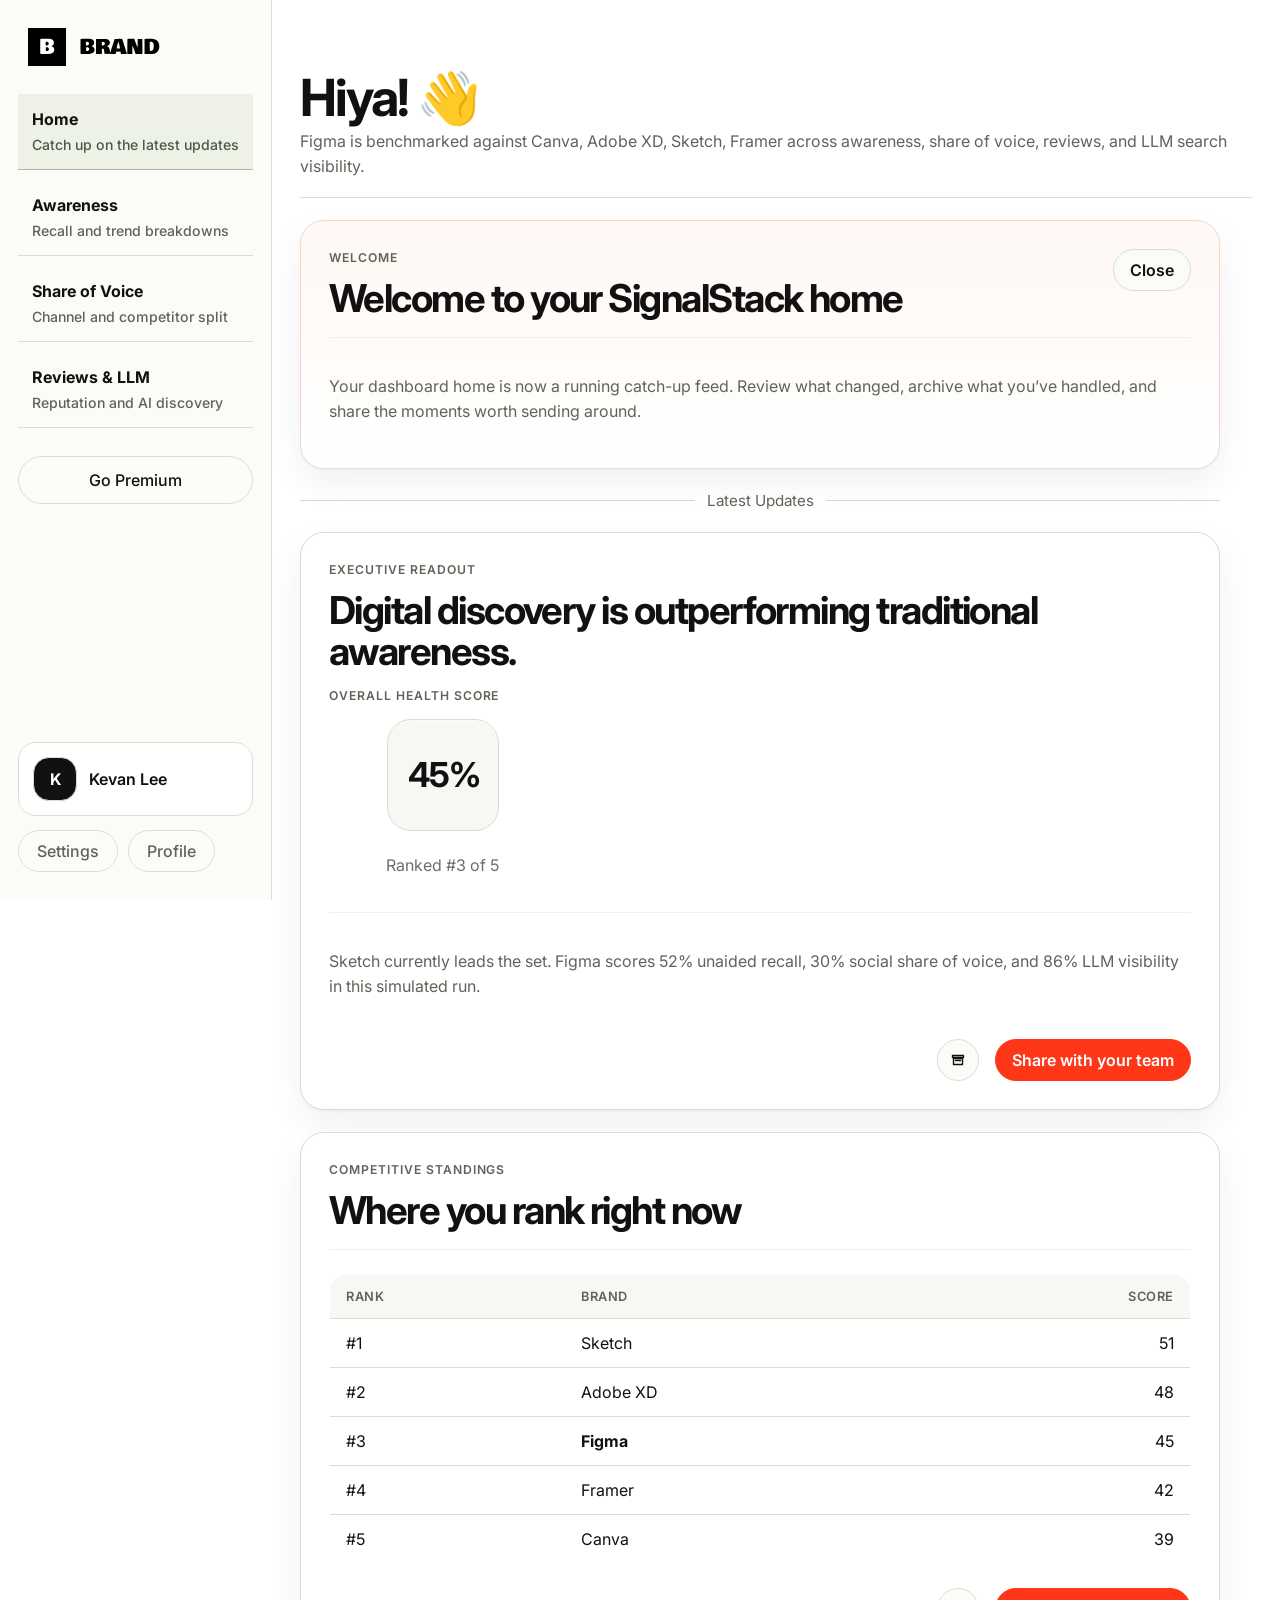
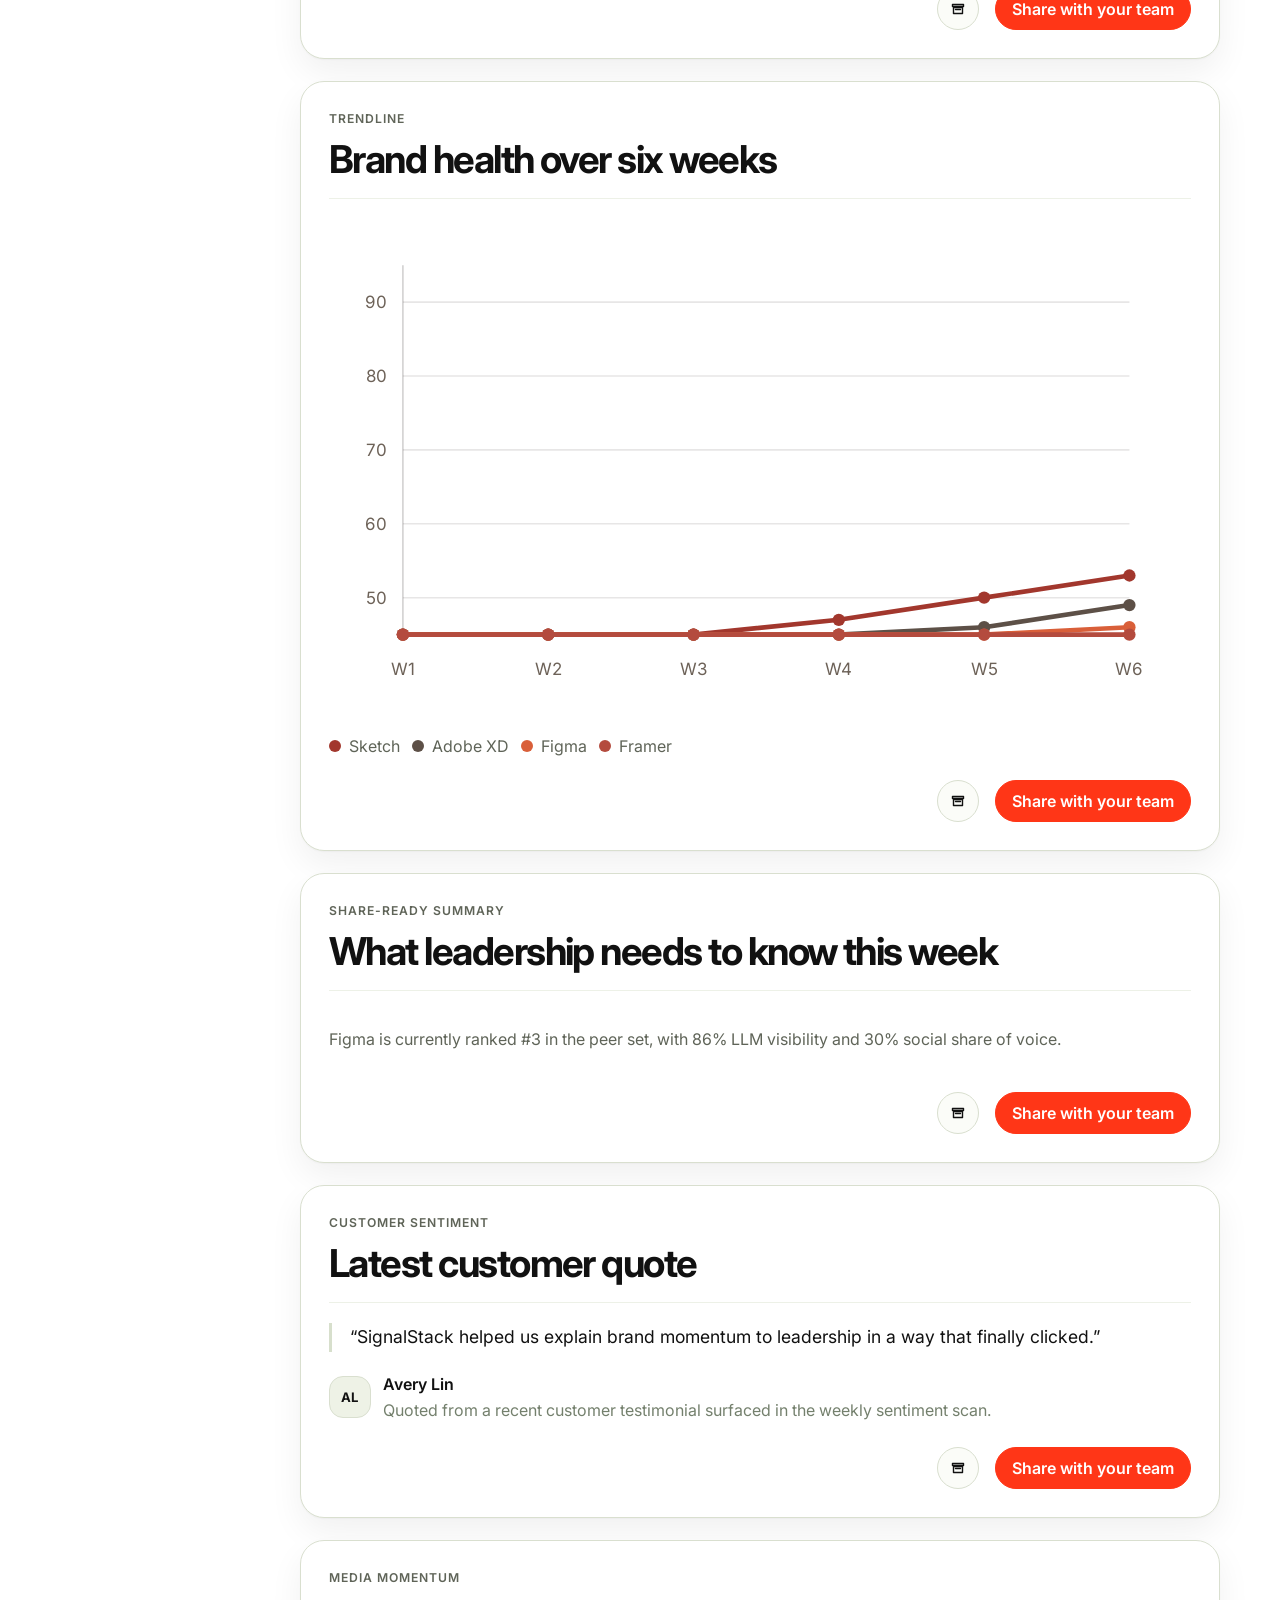
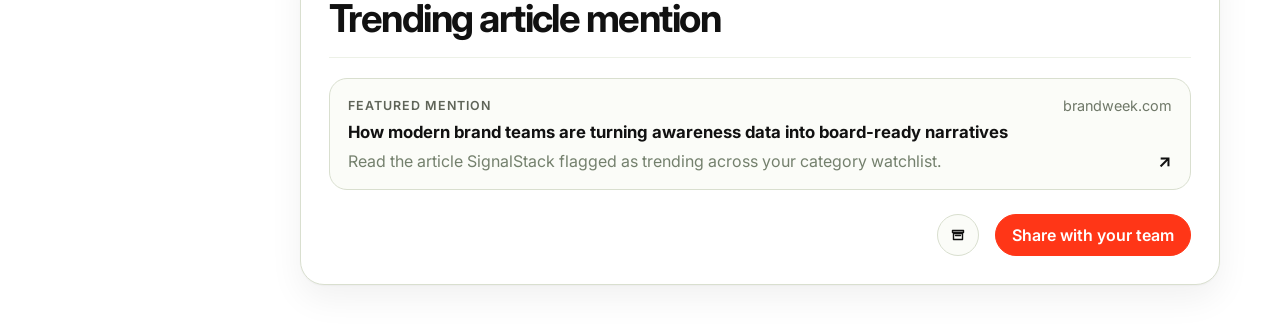
<file: dashboard.html>
<!DOCTYPE html>
<html lang="en">
  <head>
    <meta charset="UTF-8" />
    <meta http-equiv="refresh" content="0; url=results.html" />
    <meta name="viewport" content="width=device-width, initial-scale=1.0" />
    <title>SignalStack | Dashboard</title>
  </head>
  <body>
    <script>
      window.location.replace("results.html");
    </script>
  </body>
</html>
</file>
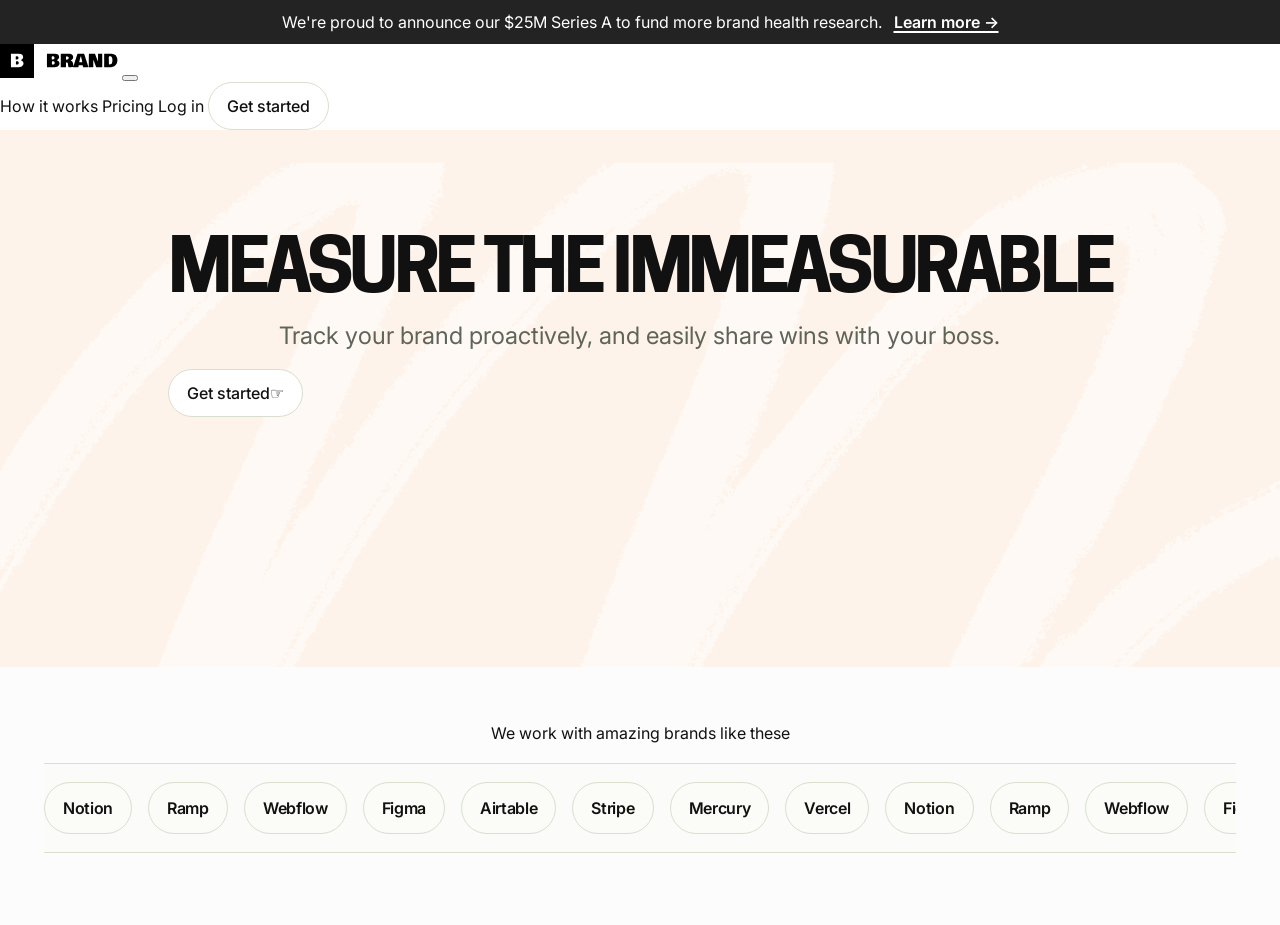
<file: landing.html>
<!DOCTYPE html>
<html lang="en">
  <head>
    <meta charset="UTF-8" />
    <meta name="viewport" content="width=device-width, initial-scale=1.0" />
    <title>SignalStack | Brand Health Command Center</title>
    <link rel="preconnect" href="https://fonts.googleapis.com" />
    <link rel="preconnect" href="https://fonts.gstatic.com" crossorigin />
    <link
      href="https://fonts.googleapis.com/css2?family=Dela+Gothic+One&family=Inter:wght@400;500;600;700&display=swap"
      rel="stylesheet"
    />
    <link rel="stylesheet" href="home.css" />
  </head>
  <body>
    <div class="page">
      <div class="top-shell">
        <div class="announcement-bar">
          <p>
            We're proud to announce our $25M Series A to fund more brand health research. <a href="">Learn more &rarr;</a>
          </p>
        </div>

        <!-- Top navigation -->
        <header class="site-header">
          <a class="logo-link" href="index.html" aria-label="SignalStack home">
            <img class="logo" src="img/logo.svg" alt="SignalStack logo" />
          </a>

          <button
            class="menu-toggle"
            type="button"
            aria-expanded="false"
            aria-controls="site-nav"
            aria-label="Open menu"
          >
            <span></span>
            <span></span>
            <span></span>
          </button>

          <!-- Edit or remove links here -->
          <nav class="site-nav" id="site-nav" aria-label="Main navigation">
            <a href="#how-it-works">How it works</a>
            <a href="#pricing">Pricing</a>
            <a href="#login">Log in</a>
            <a class="button button-light" href="scan-setup.html">Get started</a>
          </nav>
        </header>

        <main class="hero">
          <!-- Main headline -->
          <section class="hero-copy">
            <h1>
              <span>Measure the</span>
              <span>Immeasurable</span>
            </h1>

            <!-- Supporting text -->
            <p>
              Track your brand proactively, and easily share wins
              with your boss.
            </p>

            <!-- Primary call to action -->
            <a class="button button-dark" href="scan-setup.html">Get started <span class="point">&#9758;</span></a>
          </section>

          <!-- Product demo video -->
          <section class="hero-art" aria-label="Product demo video">
            <video autoplay muted loop playsinline>
              <source src="https://openscreen.vercel.app/assets/demo-Cd1Rqa-V.webm" type="video/webm" />
            </video>
          </section>
        </main>
      </div>

      <section class="logo-bar-section" aria-labelledby="social-proof-title">
        <div class="logo-bar-copy">
          <p id="social-proof-title">We work with amazing brands like these</p>
        </div>

        <div class="logo-marquee" aria-label="Brand logos">
          <div class="logo-track">
            <span class="logo-chip">Notion</span>
            <span class="logo-chip">Ramp</span>
            <span class="logo-chip">Webflow</span>
            <span class="logo-chip">Figma</span>
            <span class="logo-chip">Airtable</span>
            <span class="logo-chip">Stripe</span>
            <span class="logo-chip">Mercury</span>
            <span class="logo-chip">Vercel</span>

            <span class="logo-chip">Notion</span>
            <span class="logo-chip">Ramp</span>
            <span class="logo-chip">Webflow</span>
            <span class="logo-chip">Figma</span>
            <span class="logo-chip">Airtable</span>
            <span class="logo-chip">Stripe</span>
            <span class="logo-chip">Mercury</span>
            <span class="logo-chip">Vercel</span>
          </div>
        </div>
      </section>
    </div>

    <script>
      (function () {
        const button = document.querySelector(".menu-toggle");
        const nav = document.getElementById("site-nav");
        if (!button || !nav) return;

        button.addEventListener("click", () => {
          const isOpen = nav.classList.toggle("is-open");
          button.setAttribute("aria-expanded", String(isOpen));
          button.setAttribute("aria-label", isOpen ? "Close menu" : "Open menu");
        });
      })();
    </script>
  </body>
</html>
</file>
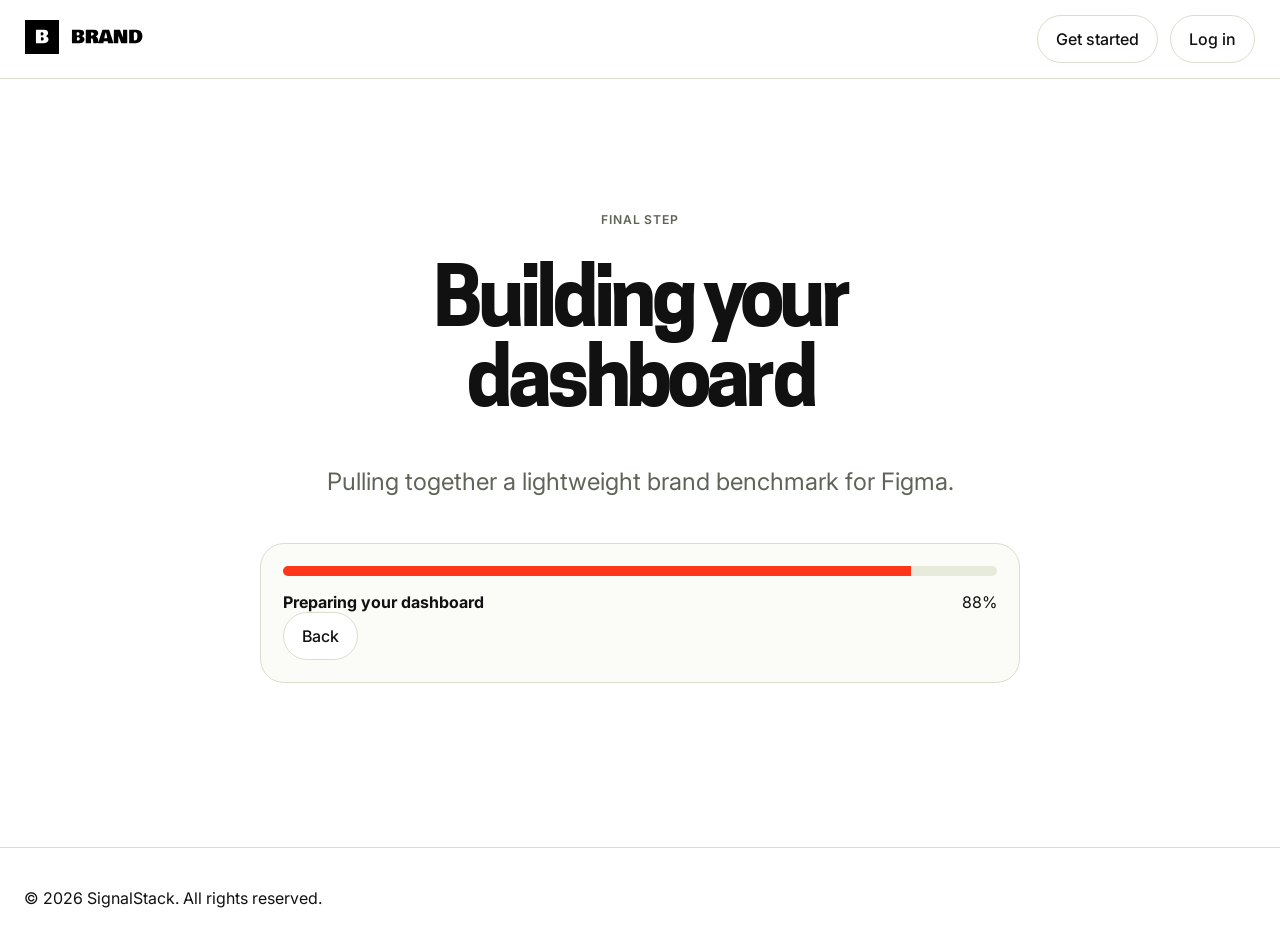
<file: loading.html>
<!DOCTYPE html>
<html lang="en">
  <head>
    <meta charset="UTF-8" />
    <meta name="viewport" content="width=device-width, initial-scale=1.0" />
    <title>SignalStack | Building Dashboard</title>
    <link rel="preconnect" href="https://fonts.googleapis.com" />
    <link rel="preconnect" href="https://fonts.gstatic.com" crossorigin />
    <link
      href="https://fonts.googleapis.com/css2?family=Inter:wght@400;500;600;700&display=swap"
      rel="stylesheet"
    />
    <link rel="stylesheet" href="home.css" />
  </head>
  <body>
    <div class="page">
      <div class="top-shell">
        <div class="main-nav">
          <div class="main-nav-container">
            <div class="main-nav-logo">
              <a href="index.html">
                <img src="img/logo.svg" alt="SignalStack logo" />
              </a>
            </div>
            <div class="main-nav-actions">
              <button class="button">Get started</button>
              <button class="button">Log in</button>
            </div>
          </div>
        </div>
      </div>

      <div class="main-content loading">
        <main class="loading-page fade-up">
          <section class="loading-shell">
            <div class="auth-copy">
              <p class="eyebrow">Final step</p>
              <h1 class="page-title">Building your dashboard</h1>
              <p class="lede">Pulling together a lightweight brand benchmark for <span data-company>your company</span>.</p>
            </div>

            <div class="confirmation-card">
              <div class="progress-shell">
                <div class="progress-track">
                  <span id="progress-bar"></span>
                </div>
                <div class="progress-meta">
                  <strong id="progress-text">Preparing your dashboard</strong>
                  <span id="progress-percent">0%</span>
                </div>
              </div>

              <div class="button-row">
                <a class="button" href="setup.html">Back</a>
                <a class="button primary is-hidden" id="view-results" href="results.html">See my dashboard</a>
              </div>
            </div>
          </section>
        </main>
      </div>

      <div class="footer">
        <p>© 2026 SignalStack. All rights reserved.</p>
      </div>
    </div>

    <script src="main.js"></script>
  </body>
</html>
</file>
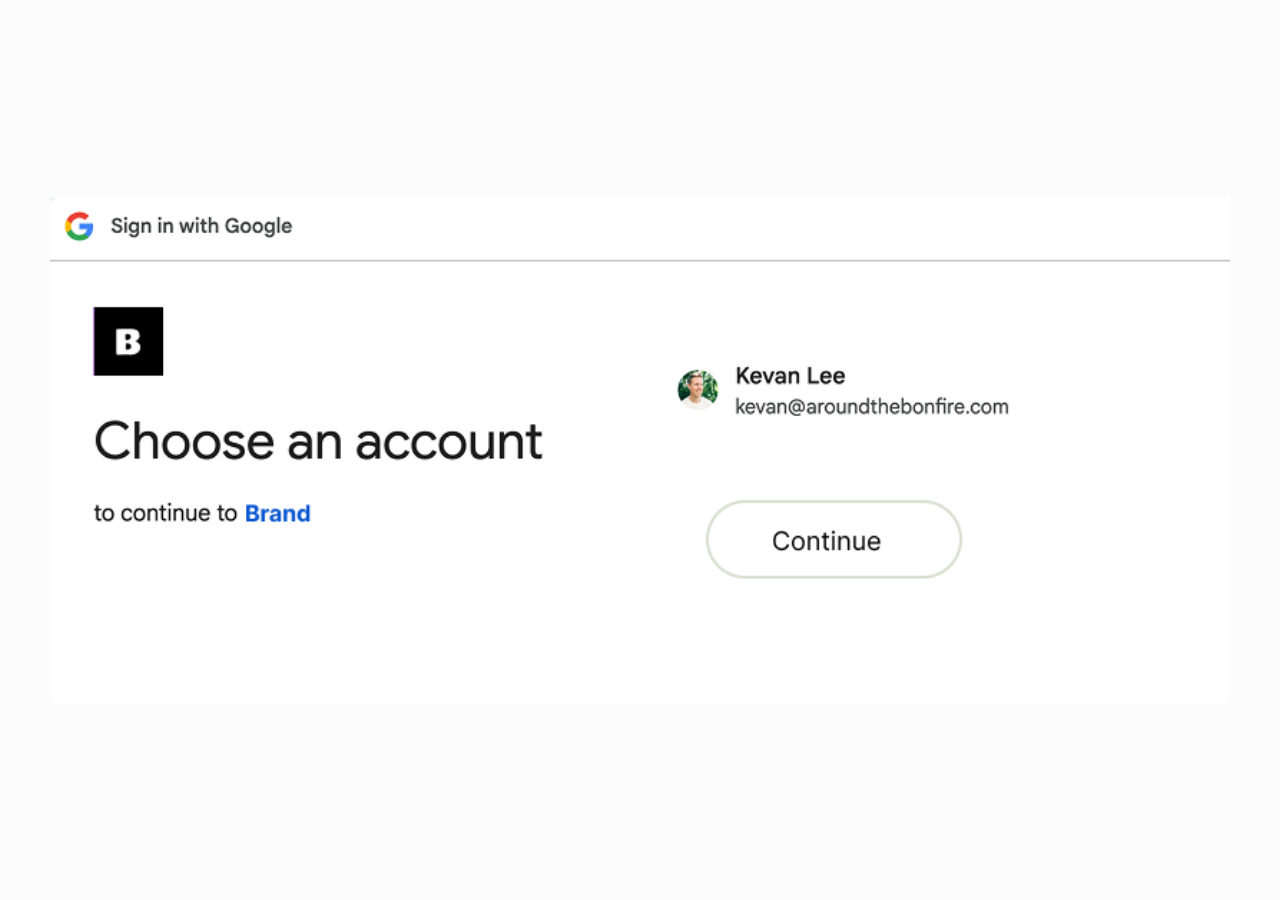
<file: oauth-google.html>
<!DOCTYPE html>
<html lang="en">
  <head>
    <meta charset="UTF-8" />
    <meta name="viewport" content="width=device-width, initial-scale=1.0" />
    <title>SignalStack | Google OAuth Mock</title>
    <link rel="stylesheet" href="home.css" />
  </head>
  <body>
    <button class="oauth-trigger" id="oauth-complete" type="button" aria-label="Complete mock Google OAuth">
      <img class="oauth-image" id="oauth-image" src="img/google-oauth.png" alt="Mock Google OAuth window" />
      <div class="oauth-fallback" id="oauth-fallback">
        <h1>Mock Google OAuth</h1>
        <p>
          If the image is unavailable, click below to continue the flow.
        </p>
        <span class="oauth-fallback-action">Continue to setup</span>
      </div>
    </button>

    <script>
      (function () {
        const STORAGE_KEY = "signalstack_benchmark";
        const defaultState = {
          company: "Figma",
          url: "https://www.figma.com",
          category: "AI-inferred category pending",
          persona: "AI-assisted onboarding",
          notes: "SignalStack will infer category, positioning, and brand context from the confirmed brand and website in a future iteration.",
          competitors: ["Canva", "Adobe XD", "Sketch", "Framer"],
          authProvider: "Google",
          authEmail: "hello@figma.com",
        };

        function loadState() {
          try {
            return { ...defaultState, ...(JSON.parse(window.localStorage.getItem(STORAGE_KEY)) || {}) };
          } catch (error) {
            return { ...defaultState };
          }
        }

        function saveState(nextState) {
          window.localStorage.setItem(STORAGE_KEY, JSON.stringify(nextState));
        }

        const image = document.getElementById("oauth-image");
        const fallback = document.getElementById("oauth-fallback");
        const completeButton = document.getElementById("oauth-complete");

        image.addEventListener("error", function () {
          image.style.display = "none";
          fallback.classList.add("is-visible");
        });

        completeButton.addEventListener("click", function () {
          const state = loadState();
          saveState({
            ...state,
            company: "Bonfire",
            url: "aroundthebonfire.com",
            competitors: [],
            authProvider: "Google",
            authEmail: "hello@aroundthebonfire.com",
          });

          if (window.opener && !window.opener.closed) {
            window.opener.location.href = "setup.html";
            window.close();
            return;
          }

          window.location.href = "setup.html";
        });
      })();
    </script>
  </body>
</html>
</file>
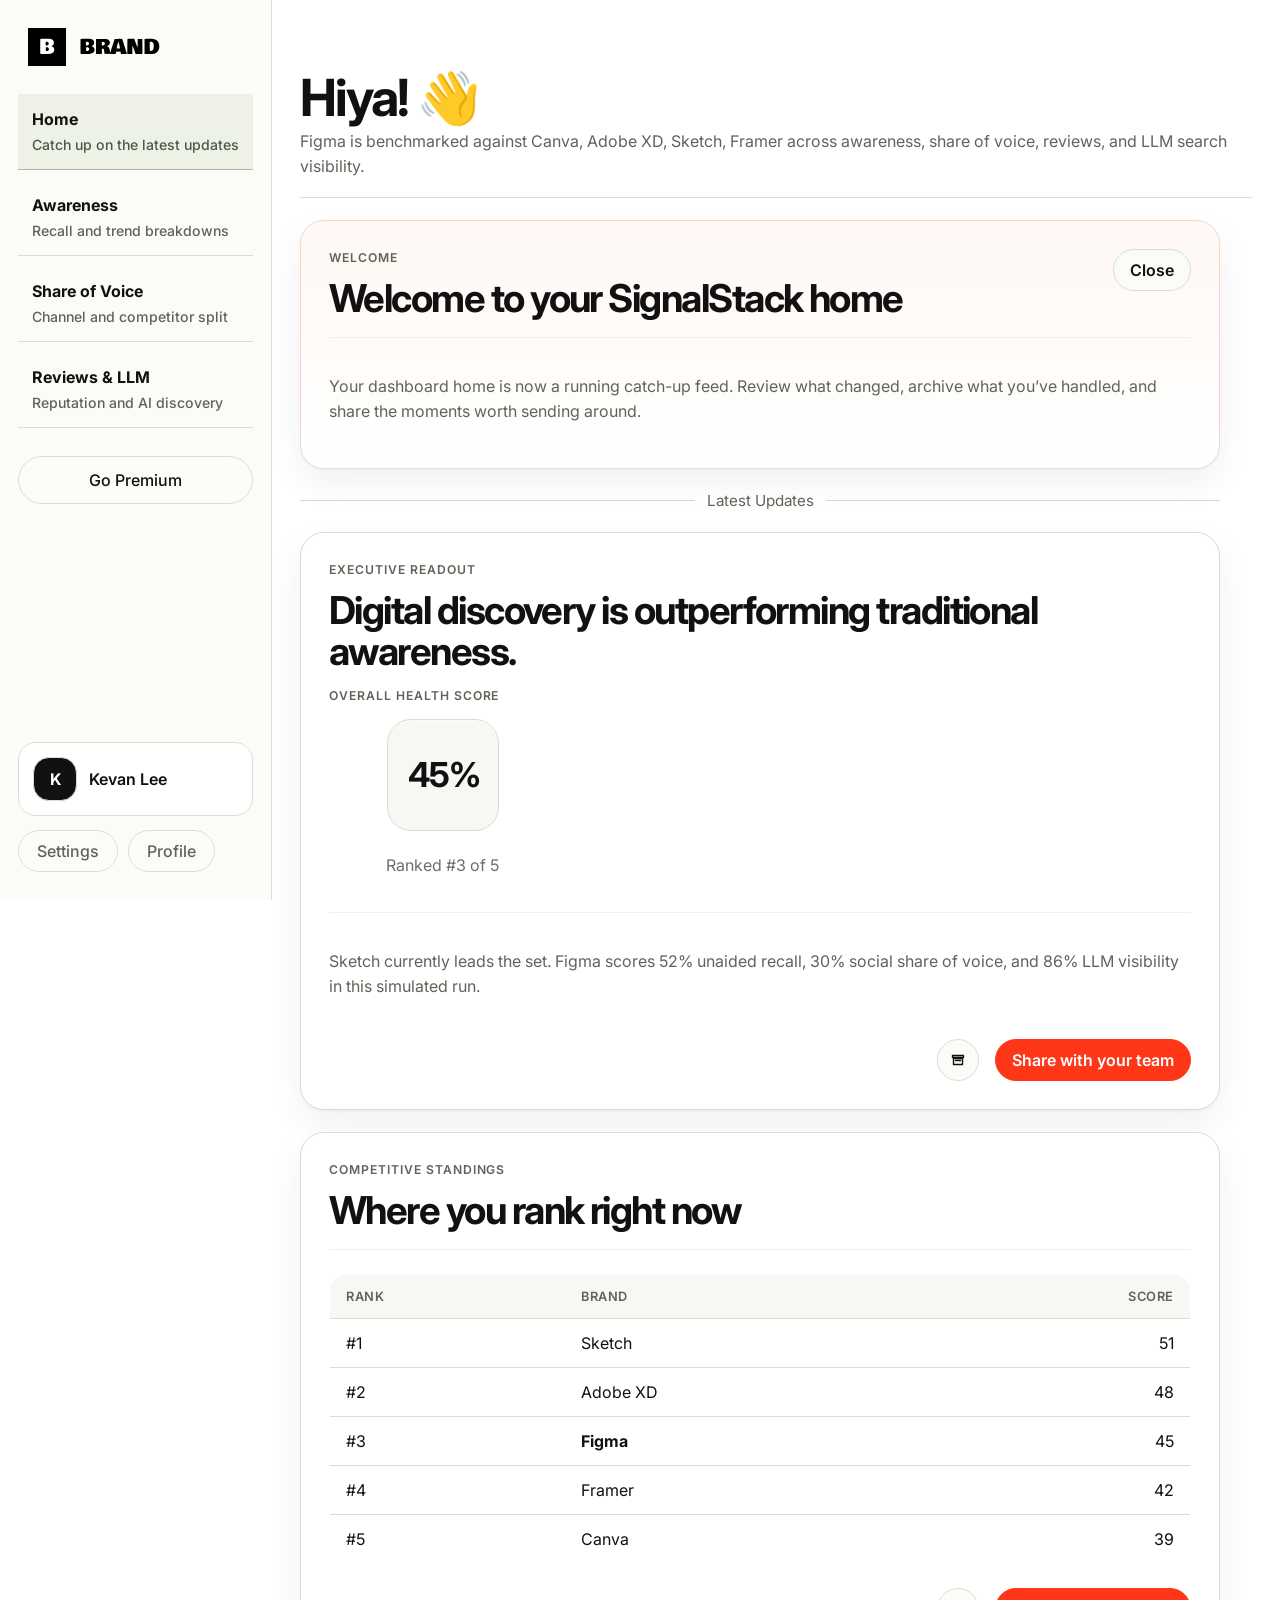
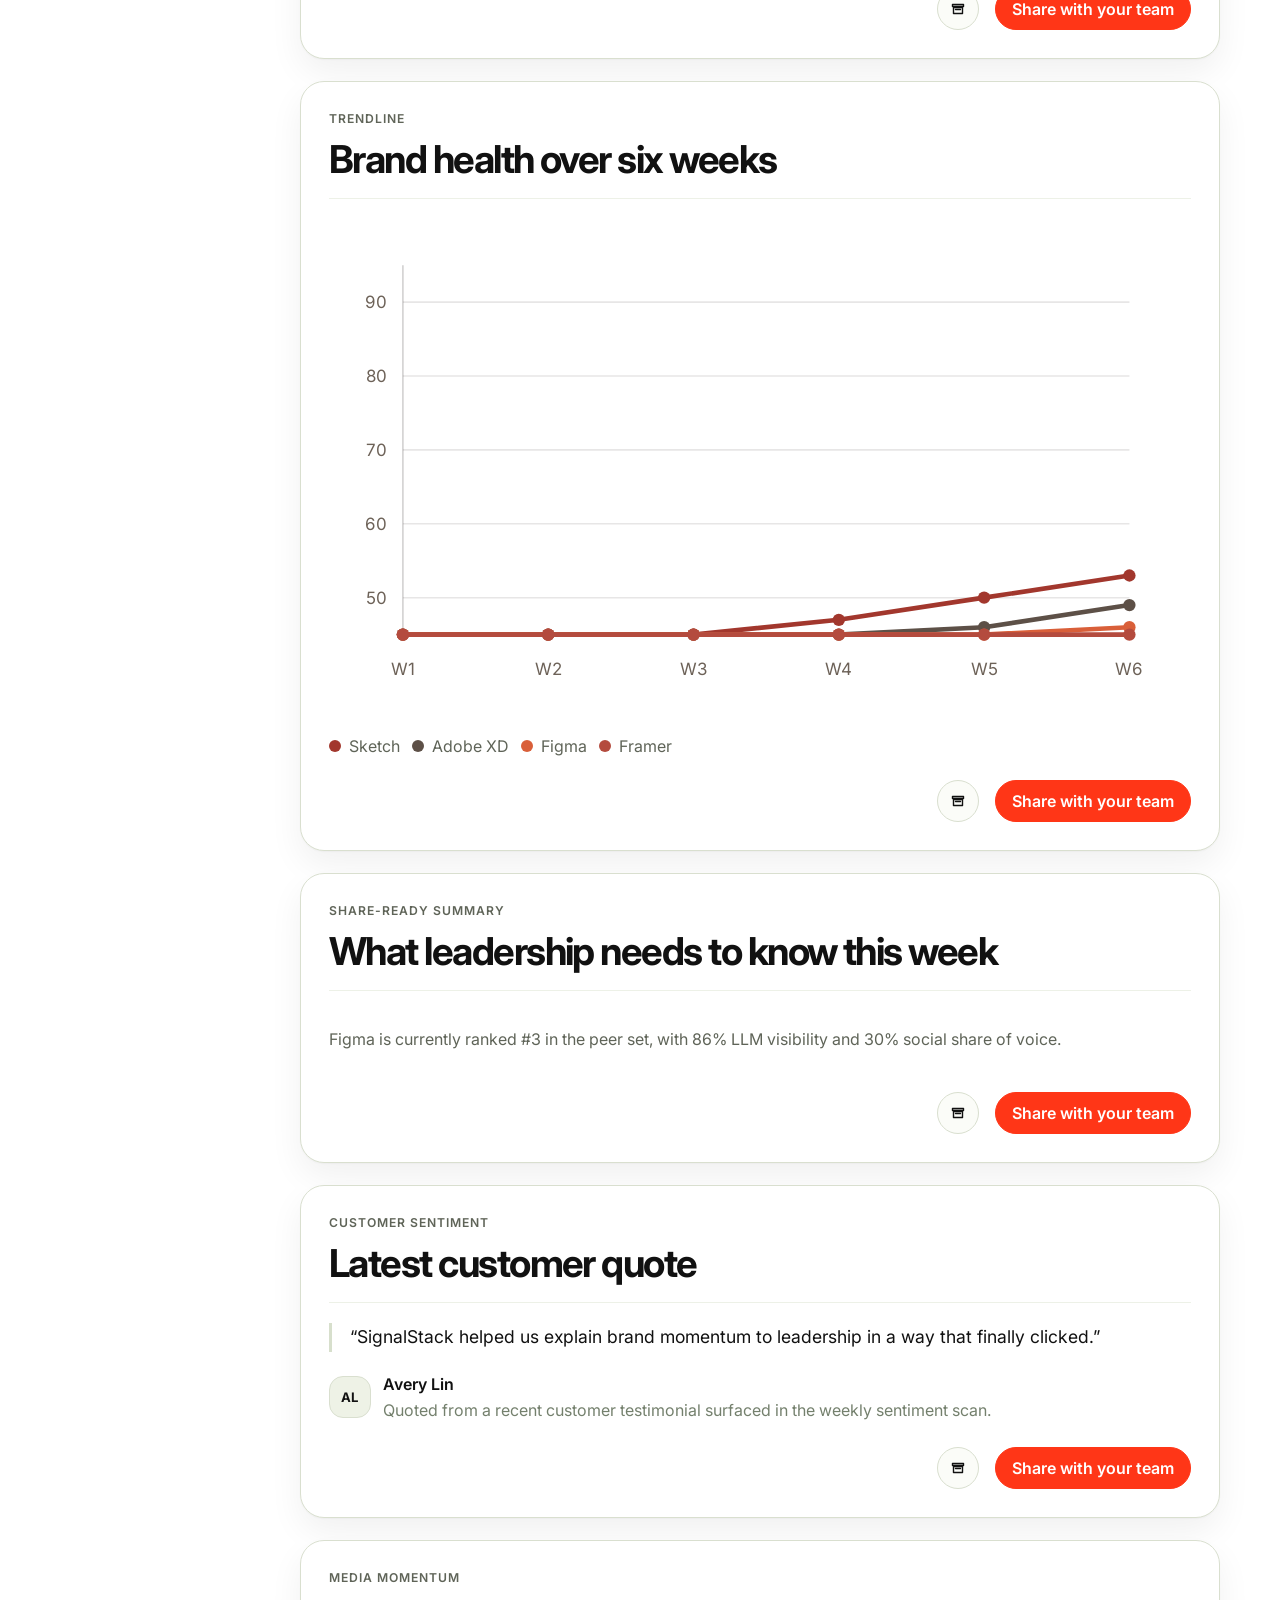
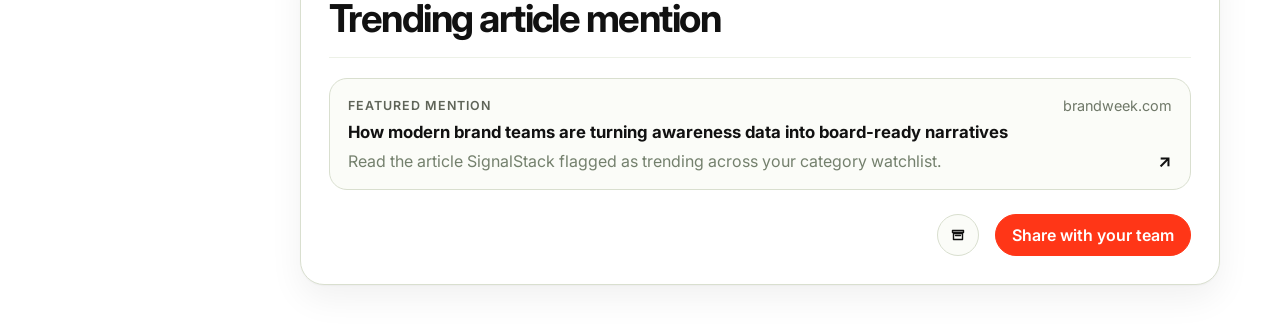
<file: results.html>
<!DOCTYPE html>
<html lang="en">
  <head>
    <meta charset="UTF-8" />
    <meta name="viewport" content="width=device-width, initial-scale=1.0" />
    <title>SignalStack | Brand Health Dashboard</title>
    <link rel="preconnect" href="https://fonts.googleapis.com" />
    <link rel="preconnect" href="https://fonts.gstatic.com" crossorigin />
    <link
      href="https://fonts.googleapis.com/css2?family=Inter:wght@400;500;600;700&display=swap"
      rel="stylesheet"
    />
    <link rel="stylesheet" href="app.css" />
  </head>
  <body>
    <div class="app">
      <main class="app-shell">
        <aside class="app-sidebar">
          <div class="app-sidebar-header">
            <img class="sidebar-brand-logo" src="img/logo.svg" alt="SignalStack logo" />
          </div>

          <nav class="sidebar-nav" role="tablist" aria-label="Dashboard sections">
            <button class="sidebar-link is-active" type="button" role="tab" aria-selected="true" aria-controls="tab-overview" id="tab-trigger-overview" data-tab-target="overview">
              <strong>Home</strong>
              <span>Catch up on the latest updates</span>
            </button>
            <button class="sidebar-link" type="button" role="tab" aria-selected="false" aria-controls="tab-awareness" id="tab-trigger-awareness" data-tab-target="awareness">
              <strong>Awareness</strong>
              <span>Recall and trend breakdowns</span>
            </button>
            <button class="sidebar-link" type="button" role="tab" aria-selected="false" aria-controls="tab-sov" id="tab-trigger-sov" data-tab-target="sov">
              <strong>Share of Voice</strong>
              <span>Channel and competitor split</span>
            </button>
            <button class="sidebar-link" type="button" role="tab" aria-selected="false" aria-controls="tab-reviews-llm" id="tab-trigger-reviews-llm" data-tab-target="reviews-llm">
              <strong>Reviews &amp; LLM</strong>
              <span>Reputation and AI discovery</span>
            </button>
          </nav>

          <div class="sidebar-group">
            <a class="button" href="signup.html">Go Premium</a>
          </div>

          <div class="sidebar-profile">
            <div class="sidebar-profile-card">
              <span class="sidebar-avatar large">K</span>
              <div>
                <p class="sidebar-profile-name">Kevan Lee</p>
              </div>
            </div>
            <div class="sidebar-profile-links">
              <a class="toolbar-chip" href="#">Settings</a>
              <a class="toolbar-chip" href="#">Profile</a>
            </div>
          </div>
        </aside>

        <section class="app-main fade-up">
          <div class="app-toolbar">
            <div class="app-toolbar-title">
              <h1 id="dashboard-heading">Hiya! 👋</h1>
              <p id="summary-copy">Catch up on what changed, what needs attention, and what is ready to share out.</p>
            </div>
          </div>

          <div class="dashboard-body">
            <section class="tab-panel is-active" role="tabpanel" id="tab-overview" aria-labelledby="tab-trigger-overview" data-tab-panel="overview">
              <div class="feed-stack">
                <article class="feed-card feed-card-welcome" id="welcome-card">
                  <div class="feed-card-head">
                    <div>
                      <p class="box-label" id="welcome-label">Welcome</p>
                      <h2>Welcome to your SignalStack home</h2>
                    </div>
                    <button class="feed-action subtle" type="button" data-dismiss-card="welcome-card">Close</button>
                  </div>
                  <p>Your dashboard home is now a running catch-up feed. Review what changed, archive what you’ve handled, and share the moments worth sending around.</p>
                </article>

                <div class="feed-divider">Latest Updates</div>

                <article class="feed-card">
                  <div class="feed-card-head">
                    <div>
                      <p class="box-label">Executive readout</p>
                      <h2 id="headline-text">Strong awareness, but room to improve in LLM discovery.</h2>
                    </div>
                    <div class="feed-card-metrics">
                      <span class="score-kicker">Overall health score</span>
                      <strong class="hero-score" id="overall-score">78</strong>
                      <p id="overall-rank">Ranked #2 of 5</p>
                    </div>
                  </div>
                  <p id="insight-copy">The current prototype uses generated metrics, but the flow mirrors a real operator dashboard built for weekly reporting and leadership visibility.</p>
                  <div class="feed-card-actions">
                    <button class="feed-action subtle icon-only" type="button" data-archive-card aria-label="Archive executive readout" title="Archive">
                      <svg width="16" height="16" viewBox="0 0 16 16" aria-hidden="true" focusable="false">
                        <path d="M2.5 3.5h11v2h-11zm1 3h9v6h-9zm2 2h5" fill="none" stroke="currentColor" stroke-width="1.4" stroke-linecap="round" stroke-linejoin="round"/>
                      </svg>
                    </button>
                    <button class="feed-action" type="button" data-share-card="Executive readout">Share with your team</button>
                  </div>
                </article>

                <article class="feed-card">
                  <div class="feed-card-head">
                    <div>
                      <p class="box-label">Competitive standings</p>
                      <h2>Where you rank right now</h2>
                    </div>
                  </div>
                  <div class="leader-list" id="leaderboard"></div>
                  <div class="feed-card-actions">
                    <button class="feed-action subtle icon-only" type="button" data-archive-card aria-label="Archive competitive standings" title="Archive">
                      <svg width="16" height="16" viewBox="0 0 16 16" aria-hidden="true" focusable="false">
                        <path d="M2.5 3.5h11v2h-11zm1 3h9v6h-9zm2 2h5" fill="none" stroke="currentColor" stroke-width="1.4" stroke-linecap="round" stroke-linejoin="round"/>
                      </svg>
                    </button>
                    <button class="feed-action" type="button" data-share-card="Competitive standings">Share with your team</button>
                  </div>
                </article>

                <article class="feed-card">
                  <div class="feed-card-head">
                    <div>
                      <p class="box-label">Trendline</p>
                      <h2>Brand health over six weeks</h2>
                    </div>
                  </div>
                  <svg id="trend-chart" class="data-chart" viewBox="0 0 560 320" role="img" aria-label="Brand health trend chart"></svg>
                  <div class="chart-legend" id="trend-legend"></div>
                  <div class="feed-card-actions">
                    <button class="feed-action subtle icon-only" type="button" data-archive-card aria-label="Archive trendline" title="Archive">
                      <svg width="16" height="16" viewBox="0 0 16 16" aria-hidden="true" focusable="false">
                        <path d="M2.5 3.5h11v2h-11zm1 3h9v6h-9zm2 2h5" fill="none" stroke="currentColor" stroke-width="1.4" stroke-linecap="round" stroke-linejoin="round"/>
                      </svg>
                    </button>
                    <button class="feed-action" type="button" data-share-card="Trendline">Share with your team</button>
                  </div>
                </article>

                <article class="feed-card">
                  <div class="feed-card-head">
                    <div>
                      <p class="box-label">Share-ready summary</p>
                      <h2>What leadership needs to know this week</h2>
                    </div>
                  </div>
                  <p id="home-summary-copy">A quick summary of the benchmark will appear here.</p>
                  <div class="feed-card-actions">
                    <button class="feed-action subtle icon-only" type="button" data-archive-card aria-label="Archive weekly summary" title="Archive">
                      <svg width="16" height="16" viewBox="0 0 16 16" aria-hidden="true" focusable="false">
                        <path d="M2.5 3.5h11v2h-11zm1 3h9v6h-9zm2 2h5" fill="none" stroke="currentColor" stroke-width="1.4" stroke-linecap="round" stroke-linejoin="round"/>
                      </svg>
                    </button>
                    <button class="feed-action" type="button" data-share-card="Weekly summary">Share with your team</button>
                  </div>
                </article>

                <article class="feed-card">
                  <div class="feed-card-head">
                    <div>
                      <p class="box-label">Customer sentiment</p>
                      <h2>Latest customer quote</h2>
                    </div>
                  </div>
                  <blockquote class="feed-quote">
                    “SignalStack helped us explain brand momentum to leadership in a way that finally clicked.”
                  </blockquote>
                  <div class="feed-quote-attribution">
                    <span class="feed-quote-avatar" aria-hidden="true">AL</span>
                    <div>
                      <p class="feed-quote-name">Avery Lin</p>
                      <p class="feed-quote-source">Quoted from a recent customer testimonial surfaced in the weekly sentiment scan.</p>
                    </div>
                  </div>
                  <div class="feed-card-actions">
                    <button class="feed-action subtle icon-only" type="button" data-archive-card aria-label="Archive customer quote" title="Archive">
                      <svg width="16" height="16" viewBox="0 0 16 16" aria-hidden="true" focusable="false">
                        <path d="M2.5 3.5h11v2h-11zm1 3h9v6h-9zm2 2h5" fill="none" stroke="currentColor" stroke-width="1.4" stroke-linecap="round" stroke-linejoin="round"/>
                      </svg>
                    </button>
                    <button class="feed-action" type="button" data-share-card="Customer quote">Share with your team</button>
                  </div>
                </article>

                <article class="feed-card">
                  <div class="feed-card-head">
                    <div>
                      <p class="box-label">Media momentum</p>
                      <h2>Trending article mention</h2>
                    </div>
                  </div>
                  <a class="feed-link-card" href="#" onclick="return false;">
                    <div class="feed-link-meta">
                      <span class="feed-link-kicker">Featured mention</span>
                      <span class="feed-link-url">brandweek.com</span>
                    </div>
                    <strong>How modern brand teams are turning awareness data into board-ready narratives</strong>
                    <div class="feed-link-footer">
                      <span>Read the article SignalStack flagged as trending across your category watchlist.</span>
                      <span class="feed-link-icon" aria-hidden="true">↗</span>
                    </div>
                  </a>
                  <div class="feed-card-actions">
                    <button class="feed-action subtle icon-only" type="button" data-archive-card aria-label="Archive media mention" title="Archive">
                      <svg width="16" height="16" viewBox="0 0 16 16" aria-hidden="true" focusable="false">
                        <path d="M2.5 3.5h11v2h-11zm1 3h9v6h-9zm2 2h5" fill="none" stroke="currentColor" stroke-width="1.4" stroke-linecap="round" stroke-linejoin="round"/>
                      </svg>
                    </button>
                    <button class="feed-action" type="button" data-share-card="Media mention">Share with your team</button>
                  </div>
                </article>

                <div class="feed-empty-state is-hidden" id="feed-empty-state">
                  <h2>No updates left to review 💤</h2>
                  <p>You’ve archived everything in Home for now. New updates will show up here as the dashboard refreshes.</p>
                </div>
              </div>
            </section>

            <section class="tab-panel" role="tabpanel" id="tab-awareness" aria-labelledby="tab-trigger-awareness" data-tab-panel="awareness" hidden>
              <div class="awareness-page">
                <section class="awareness-intro">
                  <div class="awareness-intro-copy">
                    <p class="box-label">Awareness</p>
                    <p id="awareness-intro-copy">A focused read on branded demand, returning audiences, and the signals shaping brand momentum this week.</p>
                  </div>
                  <button class="button awareness-export-button" id="awareness-export-button" type="button">Export &amp; Share</button>
                </section>

                <section class="awareness-hero">
                  <article class="awareness-hero-card awareness-score-card">
                    <div class="awareness-score-copy">
                      <p class="box-label">Awareness score</p>
                      <h2 id="awareness-score">70</h2>
                      <p class="awareness-score-label" id="awareness-score-label">Crushing it</p>
                    </div>
                    <div class="awareness-score-meta">
                      <span class="awareness-score-delta" id="awareness-score-delta">+4 pts vs last week</span>
                      <p id="awareness-score-note">Your brand is holding attention across recall, direct visits, and return traffic.</p>
                    </div>
                  </article>

                  <article class="awareness-hero-card awareness-pulse-card">
                    <div class="awareness-pulse-head">
                      <div>
                        <p class="box-label">Brand Pulse</p>
                        <h2 id="awareness-pulse-title">Brand Pulse</h2>
                      </div>
                      <span class="awareness-inline-delta" id="awareness-pulse-delta">+6.2% WoW</span>
                    </div>
                    <p id="awareness-pulse-copy">Brand demand is compounding steadily, with stronger repeat visitation and healthier branded search volume over the past 60 days.</p>
                    <div class="awareness-pulse-chart-wrap">
                      <div class="awareness-pulse-chart-meta">
                        <span>60-day trend</span>
                        <strong id="awareness-pulse-value">71</strong>
                      </div>
                      <svg id="awareness-pulse-chart" class="awareness-mini-chart" viewBox="0 0 320 96" role="img" aria-label="60 day brand pulse trend"></svg>
                    </div>
                    <p class="awareness-footnote" id="notes-copy">Notes from setup will appear here when supplied.</p>
                  </article>
                </section>

                <section class="awareness-section">
                  <div class="awareness-section-head">
                    <p class="box-label">Key metrics</p>
                    <h2>Key metrics</h2>
                  </div>
                  <div class="awareness-metric-grid" id="awareness-metric-grid"></div>
                </section>

                <section class="awareness-section">
                  <div class="awareness-section-head">
                    <p class="box-label">8-Week Trends</p>
                    <h2>8-Week Trends</h2>
                  </div>
                  <div class="awareness-trend-grid" id="awareness-trend-grid"></div>
                </section>

                <footer class="awareness-footer">
                  <p>Need more context behind the numbers? Explore the latest thinking or get in touch.</p>
                  <div class="awareness-footer-links">
                    <a href="#" onclick="return false;">Blog / Resources</a>
                    <a href="#" onclick="return false;">Contact / Say hello</a>
                  </div>
                </footer>
              </div>
            </section>

            <section class="tab-panel" role="tabpanel" id="tab-sov" aria-labelledby="tab-trigger-sov" data-tab-panel="sov" hidden>
              <div class="sov-page">
                <section class="sov-intro">
                  <div class="sov-intro-copy">
                    <p class="box-label">Share of Voice</p>
                    <p id="sov-intro-copy">A clear read on where your brand is showing up, which conversations are carrying momentum, and how your voice compares to the field.</p>
                  </div>
                  <button class="button sov-export-button" id="sov-export-button" type="button">Export &amp; Share</button>
                </section>

                <section class="sov-hero">
                  <article class="sov-hero-card sov-score-card">
                    <div class="sov-score-copy">
                      <p class="box-label">Share score</p>
                      <h2 id="sov-score">87</h2>
                      <p class="sov-score-label" id="sov-score-label">Ah-maz-ing</p>
                    </div>
                    <div class="sov-score-meta">
                      <span class="sov-score-delta" id="sov-score-delta">+5 pts vs last week</span>
                      <p id="sov-score-note">Your brand is holding a strong share of category conversation across owned, earned, and social channels.</p>
                    </div>
                  </article>

                  <article class="sov-hero-card sov-summary-card">
                    <div class="sov-summary-head">
                      <div>
                        <p class="box-label">Convo Score</p>
                        <h2 id="sov-summary-title">Convo Score</h2>
                      </div>
                      <span class="sov-inline-delta" id="sov-summary-delta">+4.4% WoW</span>
                    </div>
                    <p id="sov-summary-copy">Conversation share is moving in your direction, with stronger social pickup and earned mentions helping your brand stay top of mind.</p>
                    <div class="sov-association-block">
                      <div class="sov-association-tags" id="sov-association-tags"></div>
                      <p class="sov-association-label">Brand associations</p>
                    </div>
                  </article>
                </section>

                <section class="sov-section">
                  <div class="sov-section-head">
                    <p class="box-label">Key metrics</p>
                    <h2>Key metrics</h2>
                  </div>

                  <div class="sov-content-grid">
                    <article class="sov-mentions-card">
                      <div class="sov-mentions-head">
                        <div>
                          <p class="box-label">Mentions</p>
                          <h2>Mentions</h2>
                        </div>
                        <div class="sov-filter-tabs" role="tablist" aria-label="Share of voice mention filters">
                          <button class="toolbar-chip is-active" type="button" data-sov-filter="you" aria-pressed="true">You</button>
                          <button class="toolbar-chip" type="button" data-sov-filter="competitors" aria-pressed="false">Competitors</button>
                          <button class="toolbar-chip" type="button" data-sov-filter="category" aria-pressed="false">Category</button>
                        </div>
                      </div>
                      <div class="sov-mention-list" id="sov-mention-list"></div>
                    </article>

                    <div class="sov-side-metrics">
                      <article class="sov-metric-card">
                        <div class="sov-metric-head">
                          <div>
                            <p class="box-label">Share %</p>
                            <h3>Share %</h3>
                          </div>
                          <span class="sov-metric-change" id="sov-share-change">+2.1% WoW</span>
                        </div>
                        <div class="sov-donut-wrap">
                          <svg id="sov-share-chart" class="sov-donut-chart" viewBox="0 0 180 180" role="img" aria-label="Share percent donut chart"></svg>
                          <div class="sov-donut-center">
                            <strong id="sov-share-value">34%</strong>
                            <span>of tracked voice</span>
                          </div>
                        </div>
                      </article>

                      <article class="sov-metric-card">
                        <div class="sov-metric-head">
                          <div>
                            <p class="box-label">Your mentions</p>
                            <h3>Your mentions</h3>
                          </div>
                          <span class="sov-metric-change" id="sov-your-mentions-change">+6.2% WoW</span>
                        </div>
                        <strong class="sov-metric-value" id="sov-your-mentions-value">482</strong>
                        <p>Mentions captured across owned, earned, and community discussion sources this week.</p>
                      </article>
                    </div>
                  </div>

                  <div class="sov-bottom-metrics" id="sov-bottom-metrics"></div>
                </section>

                <footer class="sov-footer">
                  <p>Need more context behind the conversation? Explore the latest thinking or get in touch.</p>
                  <div class="sov-footer-links">
                    <a href="#" onclick="return false;">Blog / Resources</a>
                    <a href="#" onclick="return false;">Contact / Say hello</a>
                  </div>
                </footer>
              </div>
            </section>

            <section class="tab-panel" role="tabpanel" id="tab-reviews-llm" aria-labelledby="tab-trigger-reviews-llm" data-tab-panel="reviews-llm" hidden>
              <div class="content-grid">
                <article class="content-card">
                  <div>
                    <p class="box-label">Review sites</p>
                    <h2>G2 and Capterra</h2>
                  </div>
                  <div class="review-grid" id="review-grid"></div>
                </article>

                <article class="content-card">
                  <div>
                    <p class="box-label">LLM discovery</p>
                    <h2>Prompt visibility</h2>
                  </div>
                  <div class="llm-grid" id="llm-grid"></div>
                </article>
              </div>
            </section>
          </div>
        </section>
      </main>
    </div>

    <script src="main.js"></script>
  </body>
</html>
</file>
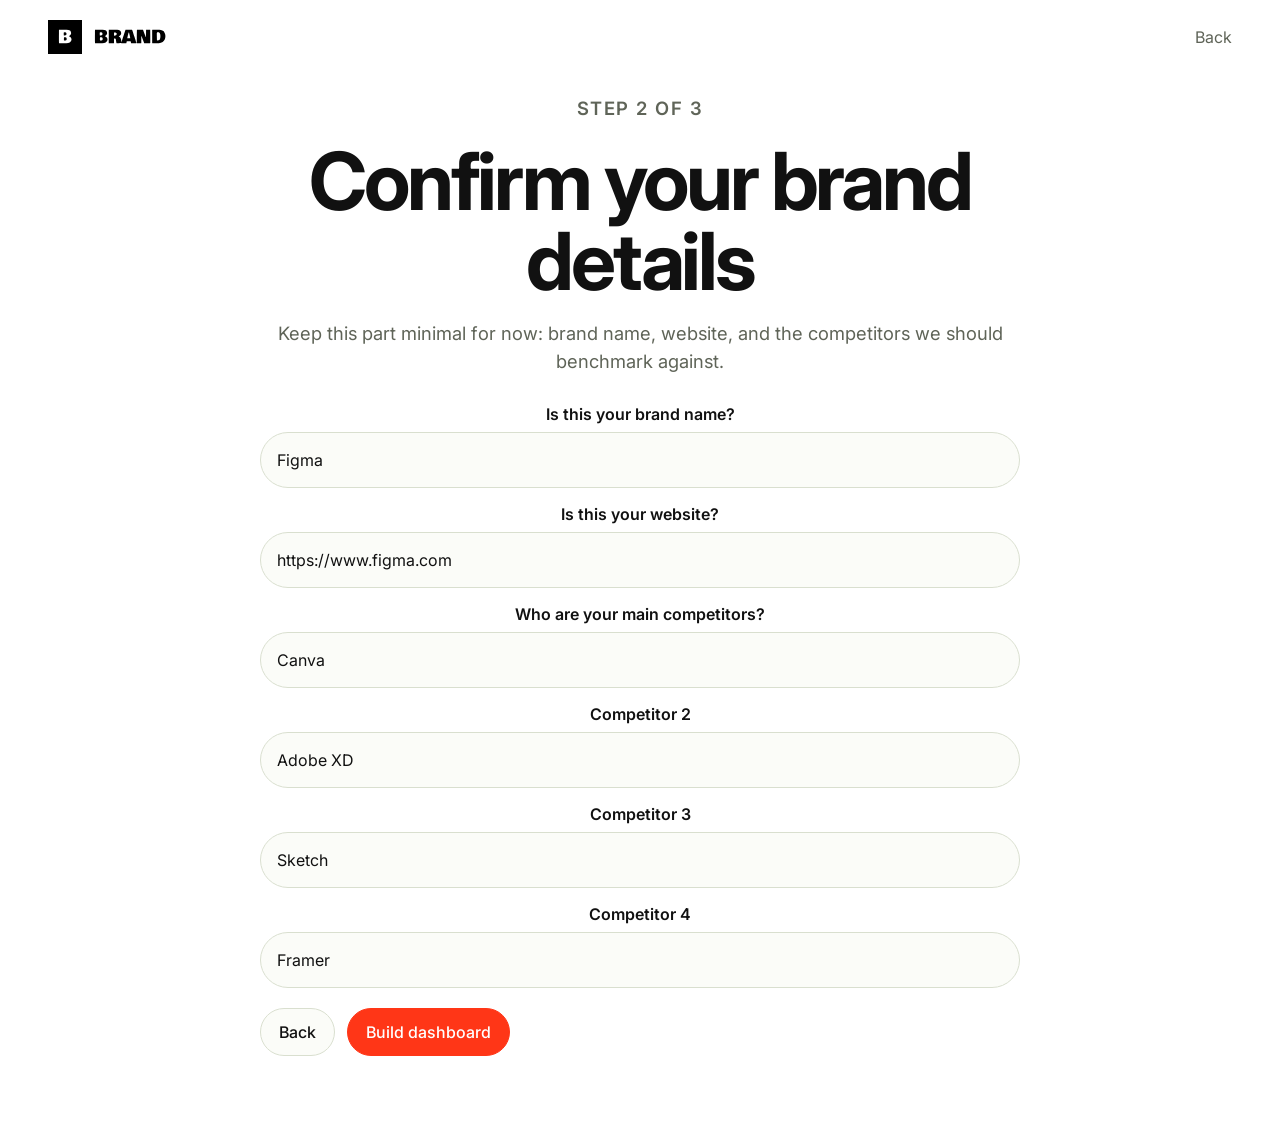
<file: scan-competitors.html>
<!DOCTYPE html>
<html lang="en">
  <head>
    <meta charset="UTF-8" />
    <meta name="viewport" content="width=device-width, initial-scale=1.0" />
    <title>SignalStack | Confirm Brand Details</title>
    <link rel="preconnect" href="https://fonts.googleapis.com" />
    <link rel="preconnect" href="https://fonts.gstatic.com" crossorigin />
    <link
      href="https://fonts.googleapis.com/css2?family=Inter:wght@400;500;600;700&display=swap"
      rel="stylesheet"
    />
    <link rel="stylesheet" href="app.css" />
  </head>
  <body>
    <div class="app">
      <header class="site-header">
        <a class="brand" href="index.html" aria-label="SignalStack home">
          <img src="img/logo.svg" alt="SignalStack logo" />
        </a>
        <nav class="site-nav" aria-label="Main navigation">
          <a class="nav-link" href="scan-setup.html">Back</a>
        </nav>
      </header>

      <main class="onboarding-page fade-up">
        <section class="auth-shell narrow">
          <div class="auth-copy">
            <p class="eyebrow">Step 2 of 3</p>
            <h1 class="page-title">Confirm your brand details</h1>
            <p class="lede">Keep this part minimal for now: brand name, website, and the competitors we should benchmark against.</p>
          </div>

          <form id="competitor-form" action="scan-loading.html" class="confirmation-card">
            <div class="confirmation-grid">
              <label class="field">
                <span>Is this your brand name?</span>
                <input id="company-name" name="company" type="text" placeholder="Figma" required />
              </label>
              <label class="field">
                <span>Is this your website?</span>
                <input id="company-url" name="url" type="text" placeholder="https://www.figma.com" required />
              </label>
              <label class="field">
                <span>Who are your main competitors?</span>
                <input class="competitor-input" type="text" placeholder="Canva" required />
              </label>
              <label class="field">
                <span>Competitor 2</span>
                <input class="competitor-input" type="text" placeholder="Adobe XD" required />
              </label>
              <label class="field">
                <span>Competitor 3</span>
                <input class="competitor-input" type="text" placeholder="Sketch" required />
              </label>
              <label class="field">
                <span>Competitor 4</span>
                <input class="competitor-input" type="text" placeholder="Framer" />
              </label>
            </div>

            <div class="footer-actions">
              <a class="button" href="scan-setup.html">Back</a>
              <button class="button primary" type="submit">Build dashboard</button>
            </div>
          </form>
        </section>
      </main>
    </div>

    <script src="main.js"></script>
  </body>
</html>
</file>
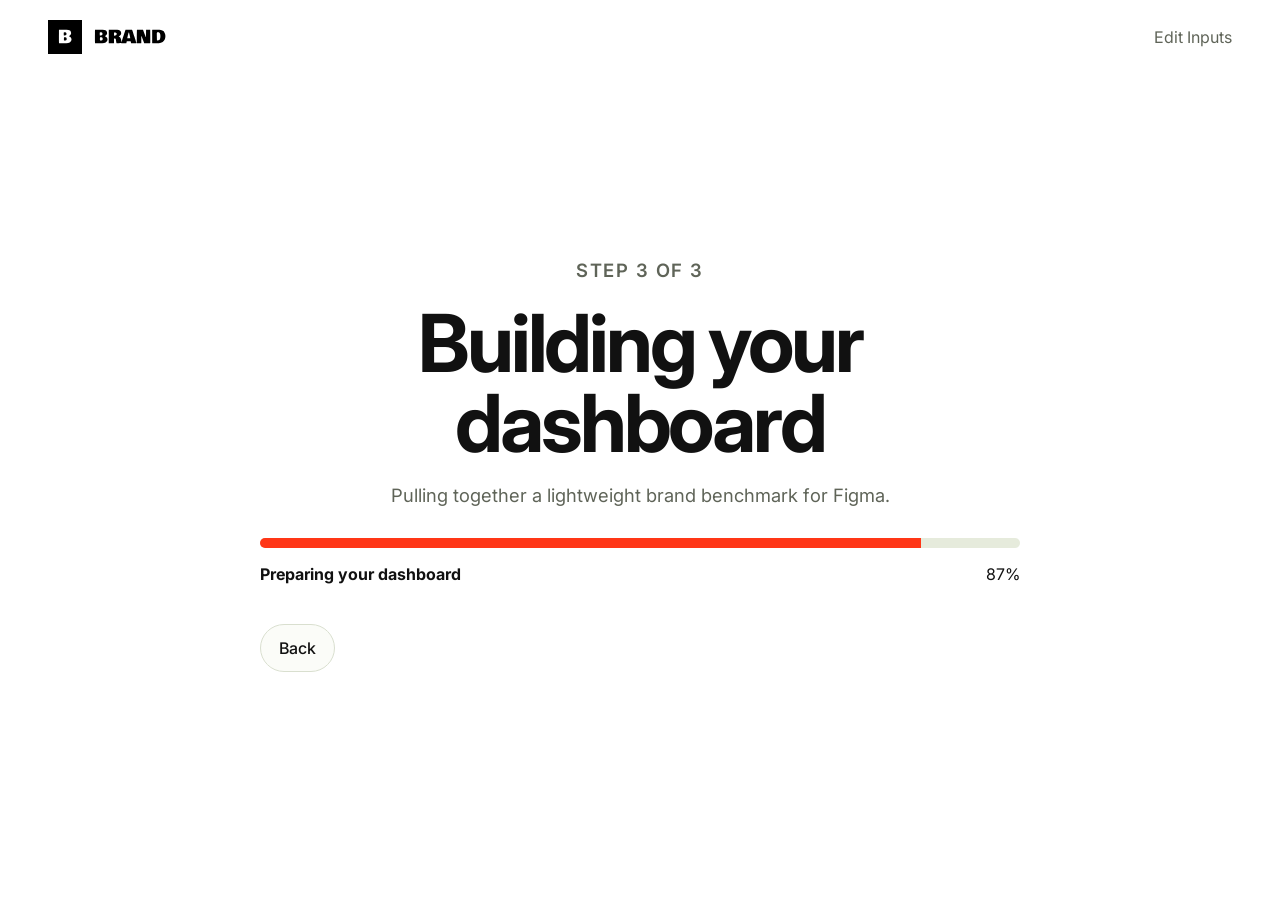
<file: scan-loading.html>
<!DOCTYPE html>
<html lang="en">
  <head>
    <meta charset="UTF-8" />
    <meta name="viewport" content="width=device-width, initial-scale=1.0" />
    <title>SignalStack | Building Benchmark</title>
    <link rel="preconnect" href="https://fonts.googleapis.com" />
    <link rel="preconnect" href="https://fonts.gstatic.com" crossorigin />
    <link
      href="https://fonts.googleapis.com/css2?family=Inter:wght@400;500;600;700&display=swap"
      rel="stylesheet"
    />
    <link rel="stylesheet" href="app.css" />
  </head>
  <body>
    <div class="app">
      <header class="site-header">
        <a class="brand" href="index.html" aria-label="SignalStack home">
          <img src="img/logo.svg" alt="SignalStack logo" />
        </a>
        <nav class="site-nav" aria-label="Main navigation">
          <a class="nav-link" href="scan-competitors.html">Edit Inputs</a>
        </nav>
      </header>

      <main class="loading-page fade-up">
        <section class="loading-shell">
          <div class="auth-copy">
            <p class="eyebrow">Step 3 of 3</p>
            <h1 class="page-title">Building your dashboard</h1>
            <p class="lede">Pulling together a lightweight brand benchmark for <span data-company>your company</span>.</p>
          </div>

          <div class="confirmation-card">
            <div class="progress-shell">
              <div class="progress-track">
                <span id="progress-bar"></span>
              </div>
              <div class="progress-meta">
                <strong id="progress-text">Initializing competitor profile</strong>
                <span id="progress-percent">0%</span>
              </div>
            </div>

            <div class="loading-timeline" id="loading-timeline"></div>

            <div class="button-row">
              <a class="button" href="scan-competitors.html">Back</a>
              <a class="button primary is-hidden" id="view-results" href="results.html">Open dashboard</a>
            </div>
          </div>
        </section>
      </main>
    </div>

    <script src="main.js"></script>
  </body>
</html>
</file>
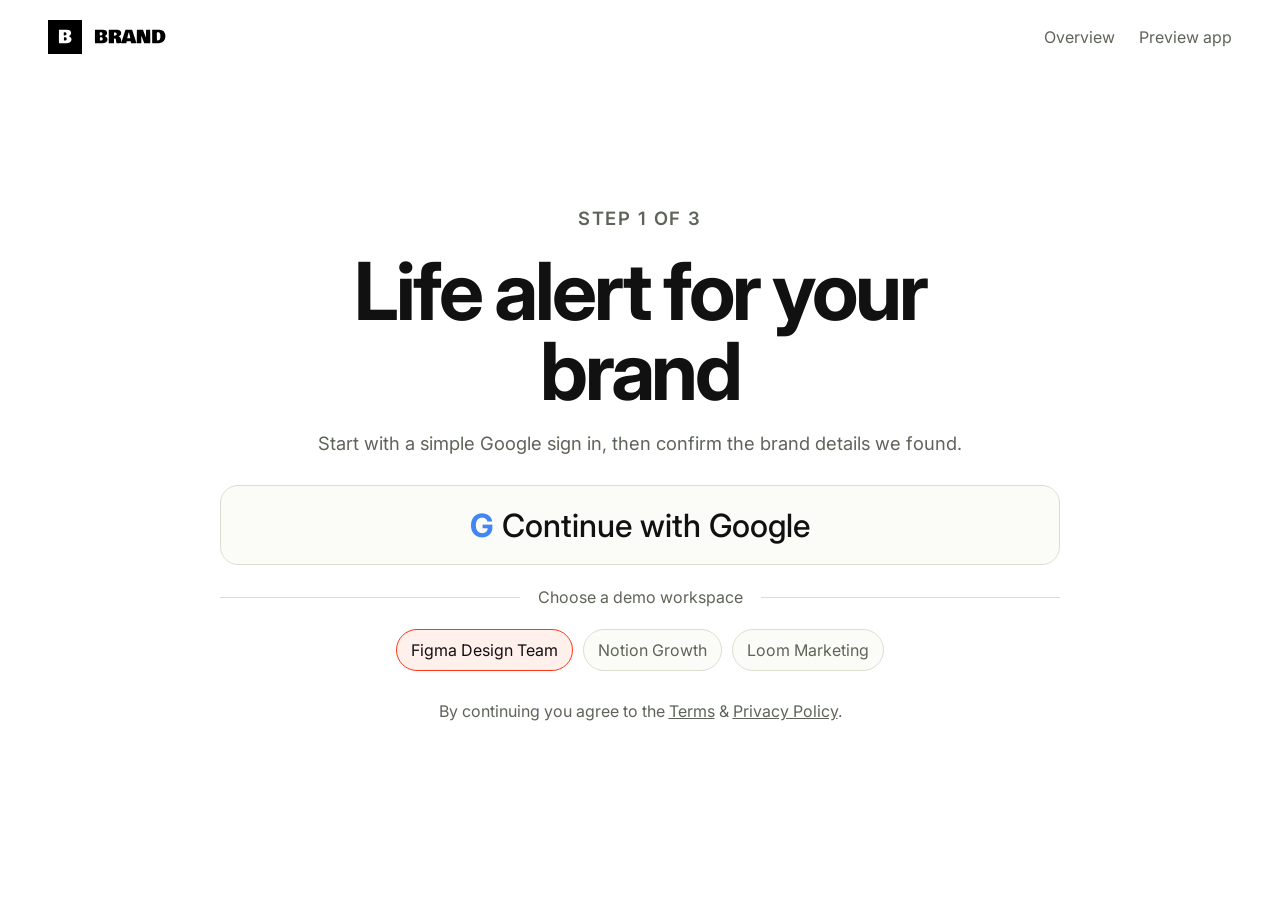
<file: scan-setup.html>
<!DOCTYPE html>
<html lang="en">
  <head>
    <meta charset="UTF-8" />
    <meta name="viewport" content="width=device-width, initial-scale=1.0" />
    <title>SignalStack | Connect Google</title>
    <link rel="preconnect" href="https://fonts.googleapis.com" />
    <link rel="preconnect" href="https://fonts.gstatic.com" crossorigin />
    <link
      href="https://fonts.googleapis.com/css2?family=Inter:wght@400;500;600;700&display=swap"
      rel="stylesheet"
    />
    <link rel="stylesheet" href="app.css" />
  </head>
  <body>
    <div class="app">
      <header class="site-header">
        <a class="brand" href="index.html" aria-label="SignalStack home">
          <img src="img/logo.svg" alt="SignalStack logo" />
        </a>
        <nav class="site-nav" aria-label="Main navigation">
          <a class="nav-link" href="index.html">Overview</a>
          <a class="nav-link" href="results.html">Preview app</a>
        </nav>
      </header>

      <main class="onboarding-page fade-up">
        <section class="auth-shell">
          <div class="auth-copy">
            <p class="eyebrow">Step 1 of 3</p>
            <h1 class="page-title">Life alert for your brand</h1>
            <p class="lede">Start with a simple Google sign in, then confirm the brand details we found.</p>
          </div>

          <form id="google-auth-form" action="scan-competitors.html" class="auth-card">
            <button class="button oauth-submit" type="submit">
              <span class="google-mark" aria-hidden="true">G</span>
              Continue with Google
            </button>

            <div class="auth-divider">Choose a demo workspace</div>

            <div class="account-picker" role="radiogroup" aria-label="Mock Google accounts">
              <label class="account-option">
                <input type="radio" name="mock-account" value="figma" checked />
                <span>Figma Design Team</span>
              </label>
              <label class="account-option">
                <input type="radio" name="mock-account" value="notion" />
                <span>Notion Growth</span>
              </label>
              <label class="account-option">
                <input type="radio" name="mock-account" value="loom" />
                <span>Loom Marketing</span>
              </label>
            </div>
          </form>

          <p class="terms-copy">
            By continuing you agree to the <a href="index.html">Terms</a> &amp; <a href="index.html">Privacy Policy</a>.
          </p>
        </section>
      </main>
    </div>

    <script src="main.js"></script>
  </body>
</html>
</file>
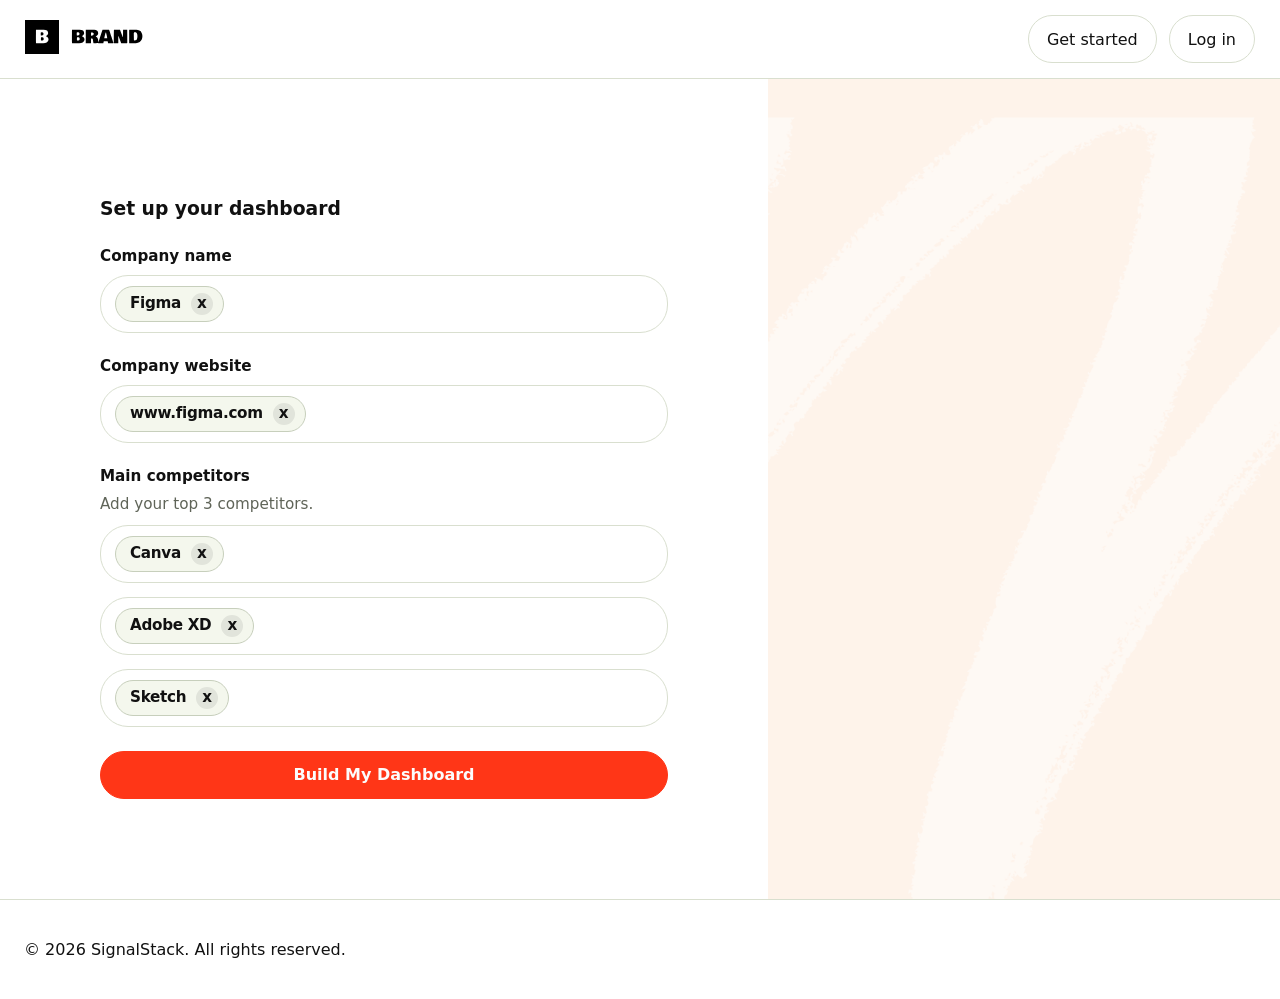
<file: setup.html>
<!DOCTYPE html>
<html lang="en">
  <head>
    <meta charset="UTF-8" />
    <meta name="viewport" content="width=device-width, initial-scale=1.0" />
    <title>SignalStack | Brand Health Command Center</title>
    <link rel="preconnect" href="https://fonts.googleapis.com" />
    <link rel="preconnect" href="https://fonts.gstatic.com" crossorigin />
    <link rel="stylesheet" href="home.css" />

  </head>
  <body>
    <div class="page">
      <div class="top-shell">
        <!-- <div class="announcement-bar">
          <p>
            We're proud to announce our $25M Series A to fund more brand health research. <a href="">Learn more &rarr;</a>
          </p>
        </div> -->
        <div class="main-nav">
            <div class="main-nav-container">
            <div class="main-nav-logo">
                <a href="index.html">
                    <img src="img/logo.svg" alt="SignalStack logo" />
                </a>
            </div>
            <div class="main-nav-actions">
                <button class="button">Get started</button>
                    <button class="button">Log in</button>
                </div>
            </div>
        </div>
        </div>
        <div class="main-content signup">
            <section class="oauth">
                <h3>
                    Set up your dashboard
                </h3>
                <div class="setup-fields">
                    <form id="setup-form" class="setup-form" action="loading.html">
                        <div class="setup-field">
                            <label for="company-pill-input">Company name</label>
                            <div class="pill-field" id="company-pill-field" data-field="company"></div>
                        </div>

                        <div class="setup-field">
                            <label for="website-pill-input">Company website</label>
                            <div class="pill-field" id="website-pill-field" data-field="website"></div>
                        </div>

                        <div class="setup-field">
                            <div class="field-header">Main competitors</div>
                            <p class="field-help">Add your top 3 competitors.</p>
                            <div class="competitor-grid">
                                <div>
                                    <div class="pill-field" id="competitor-1-pill-field" data-field="competitor-1"></div>
                                </div>
                                <div>
                                    <div class="pill-field" id="competitor-2-pill-field" data-field="competitor-2"></div>
                                </div>
                                <div>
                                    <div class="pill-field" id="competitor-3-pill-field" data-field="competitor-3"></div>
                                </div>
                            </div>
                        </div>

                        <button class="submit-button" id="build-dashboard" type="submit" disabled>Build My Dashboard</button>
                    </form>
                </div>

            </section>
            <section class="sidebar">

            </section>

        </div>
        <div class="footer">
            <p>© 2026 SignalStack. All rights reserved.</p>
        </div>
    </div>
    <script>
      (function () {
        const STORAGE_KEY = "signalstack_benchmark";
        const defaultState = {
          company: "Figma",
          url: "https://www.figma.com",
          category: "AI-inferred category pending",
          persona: "AI-assisted onboarding",
          notes: "SignalStack will infer category, positioning, and brand context from the confirmed brand and website in a future iteration.",
          competitors: ["Canva", "Adobe XD", "Sketch", "Framer"],
          authProvider: "Google",
          authEmail: "hello@figma.com",
        };

        function loadState() {
          try {
            return { ...defaultState, ...(JSON.parse(window.localStorage.getItem(STORAGE_KEY)) || {}) };
          } catch (error) {
            return { ...defaultState };
          }
        }

        function saveState(nextState) {
          window.localStorage.setItem(STORAGE_KEY, JSON.stringify(nextState));
        }

        function normalizeUrl(raw) {
          const trimmed = raw.trim();
          if (!trimmed) return defaultState.url;
          if (/^https?:\/\//i.test(trimmed)) return trimmed;
          return `https://${trimmed}`;
        }

        function shortUrl(url) {
          return url.replace(/^https?:\/\//i, "").replace(/\/$/, "");
        }

        function createPill(text, onEdit, onRemove) {
          const pill = document.createElement("div");
          pill.className = "pill";

          const label = document.createElement("span");
          label.className = "pill-label";
          label.textContent = text;
          label.addEventListener("click", onEdit);

          const removeButton = document.createElement("button");
          removeButton.type = "button";
          removeButton.className = "pill-remove";
          removeButton.setAttribute("aria-label", `Clear ${text}`);
          removeButton.textContent = "x";
          removeButton.addEventListener("click", onRemove);

          pill.appendChild(label);
          pill.appendChild(removeButton);

          return pill;
        }

        function createSingleField(container, inputId, placeholder, initialValue, onChange) {
          let value = initialValue ? initialValue.trim() : "";
          const input = document.createElement("input");
          input.type = "text";
          input.id = inputId;
          input.className = "pill-input";
          input.placeholder = placeholder;

          function startEditing(nextValue) {
            value = "";
            input.value = nextValue || "";
            render();
            window.requestAnimationFrame(function () {
              input.focus();
              input.setSelectionRange(input.value.length, input.value.length);
            });
            onChange(value);
          }

          function commit() {
            const nextValue = input.value.trim();
            if (!nextValue) {
              value = "";
            } else {
              value = nextValue;
            }
            render();
            onChange(value);
          }

          function render() {
            container.innerHTML = "";
            if (value) {
              container.appendChild(
                createPill(
                  value,
                  function () {
                    startEditing(value);
                  },
                  function () {
                    startEditing("");
                  }
                )
              );
            }
            input.hidden = Boolean(value);
            container.appendChild(input);
            if (!value) {
              input.placeholder = placeholder;
            }
          }

          input.addEventListener("keydown", function (event) {
            if (event.key === "Enter") {
              event.preventDefault();
              commit();
            }
          });

          input.addEventListener("blur", commit);
          render();
          onChange(value);

          return {
            getValue: function () {
              return value.trim();
            },
          };
        }

        const setupForm = document.getElementById("setup-form");
        const submitButton = document.getElementById("build-dashboard");
        const state = loadState();
        const formState = {
          company: state.company || "",
          website: shortUrl(state.url || ""),
          competitors: [
            Array.isArray(state.competitors) ? state.competitors[0] || "" : "",
            Array.isArray(state.competitors) ? state.competitors[1] || "" : "",
            Array.isArray(state.competitors) ? state.competitors[2] || "" : "",
          ],
        };

        function updateSubmitState() {
          const ready = Boolean(formState.company.trim()) && Boolean(formState.website.trim()) && formState.competitors.every(function (value) {
            return Boolean((value || "").trim());
          }) && formState.competitors.length === 3;
          submitButton.disabled = !ready;
          submitButton.classList.toggle("is-ready", ready);
        }

        if (setupForm && submitButton) {
          const companyField = createSingleField(
            document.getElementById("company-pill-field"),
            "company-pill-input",
            "Type your company name",
            formState.company,
            function (value) {
              formState.company = value;
              updateSubmitState();
            }
          );

          const websiteField = createSingleField(
            document.getElementById("website-pill-field"),
            "website-pill-input",
            "Type your website",
            formState.website,
            function (value) {
              formState.website = value;
              updateSubmitState();
            }
          );

          const competitorFields = [0, 1, 2].map(function (index) {
            return createSingleField(
              document.getElementById(`competitor-${index + 1}-pill-field`),
              `competitor-${index + 1}-pill-input`,
              `Type competitor ${index + 1}`,
              formState.competitors[index] || "",
              function (value) {
                formState.competitors[index] = value;
                updateSubmitState();
              }
            );
          });

          setupForm.addEventListener("submit", function (event) {
            event.preventDefault();
            updateSubmitState();

            if (submitButton.disabled) {
              return;
            }

            saveState({
              ...state,
              company: companyField.getValue() || state.company,
              url: normalizeUrl(websiteField.getValue()),
              competitors: competitorFields.map(function (field) {
                return field.getValue();
              }).filter(Boolean),
            });

            window.location.href = setupForm.action;
          });

          updateSubmitState();
        }

        const root = document.documentElement;
        const announcementBar = document.querySelector(".announcement-bar");

        if (!announcementBar) return;

        let ticking = false;
        let maxScroll = Math.max(announcementBar.offsetHeight, 1);

        const updateScrollState = () => {
          ticking = false;

          const scrollTop = window.scrollY || window.pageYOffset || 0;
          const progress = Math.min(scrollTop / maxScroll, 1);

          root.style.setProperty("--announcement-progress", progress.toFixed(3));
          document.body.classList.toggle("is-scrolled", progress > 0.02);
        };

        const requestUpdate = () => {
          if (ticking) return;
          ticking = true;
          window.requestAnimationFrame(updateScrollState);
        };

        const refreshMeasurements = () => {
          maxScroll = Math.max(announcementBar.offsetHeight, 1);
          requestUpdate();
        };

        window.addEventListener("scroll", requestUpdate, { passive: true });
        window.addEventListener("resize", refreshMeasurements);
        window.addEventListener("load", refreshMeasurements);

        refreshMeasurements();
      })();
    </script>
  </body>
</html>
</file>
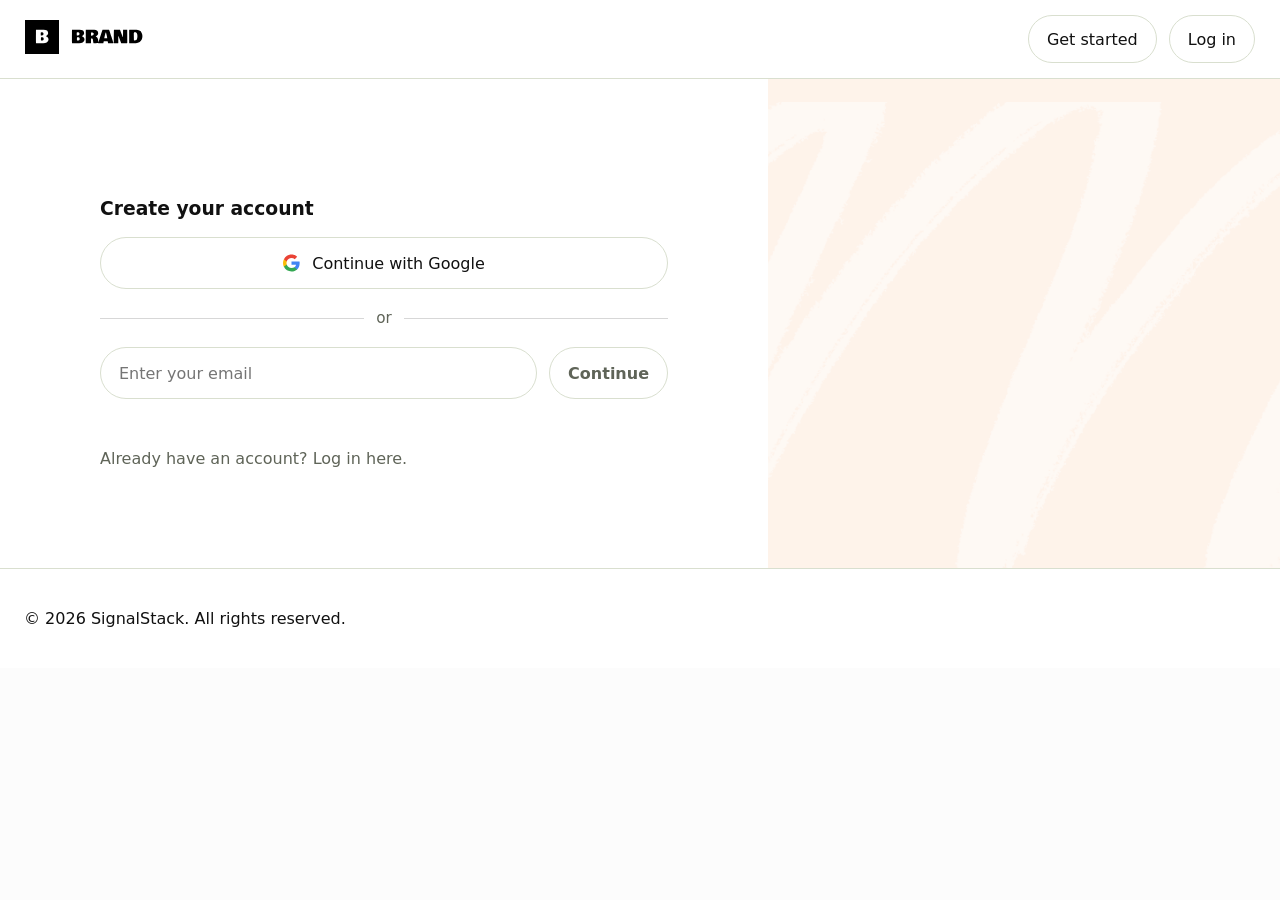
<file: signup.html>
<!DOCTYPE html>
<html lang="en">
  <head>
    <meta charset="UTF-8" />
    <meta name="viewport" content="width=device-width, initial-scale=1.0" />
    <title>SignalStack | Brand Health Command Center</title>
    <link rel="preconnect" href="https://fonts.googleapis.com" />
    <link rel="preconnect" href="https://fonts.gstatic.com" crossorigin />
    <link rel="stylesheet" href="home.css" />

  </head>
  <body>
    <div class="page">
      <div class="top-shell">
        <!-- <div class="announcement-bar">
          <p>
            We're proud to announce our $25M Series A to fund more brand health research. <a href="">Learn more &rarr;</a>
          </p>
        </div> -->
        <div class="main-nav">
            <div class="main-nav-container">
            <div class="main-nav-logo">
                <a href="index.html">
                    <img src="img/logo.svg" alt="SignalStack logo" />
                </a>
            </div>
            <div class="main-nav-actions">
                <button class="button">Get started</button>
                    <button class="button">Log in</button>
                </div>
            </div>
        </div>
        </div>
        <div class="main-content signup">
            <section class="oauth">
                <h3>
                    Create your account
                </h3>
                <div class="signup-buttons">
                    <button class="signup-action" id="google-oauth-trigger" type="button">
                        <svg width="17" height="18" viewBox="0 0 17 18" fill="none" xmlns="http://www.w3.org/2000/svg" class="icon-color-revert"><g id="Group">
                            <path id="Shape" fill-rule="evenodd" clip-rule="evenodd" d="M16.66 9.19323C16.66 8.5905 16.6059 8.01095 16.5055 7.45459H8.5V10.7425H13.0746C12.8775 11.8051 12.2786 12.7053 11.3784 13.308V15.4407H14.1255C15.7327 13.961 16.66 11.7819 16.66 9.19323Z" fill="#4285F4"></path>
                            <path id="Shape_2" fill-rule="evenodd" clip-rule="evenodd" d="M8.49997 17.5C10.795 17.5 12.7191 16.7389 14.1254 15.4407L11.3784 13.3079C10.6173 13.8179 9.64361 14.1193 8.49997 14.1193C6.28611 14.1193 4.41224 12.6241 3.74383 10.615H0.904053V12.8173C2.30269 15.5952 5.17724 17.5 8.49997 17.5Z" fill="#34A853"></path>
                            <path id="Shape_3" fill-rule="evenodd" clip-rule="evenodd" d="M3.74387 10.615C3.57387 10.105 3.47728 9.56025 3.47728 9.00002C3.47728 8.43979 3.57387 7.89502 3.74387 7.38502V5.18274H0.904092C0.32841 6.33024 0 7.62842 0 9.00002C0 10.3716 0.32841 11.6698 0.904092 12.8173L3.74387 10.615Z" fill="#FBBC05"></path>
                            <path id="Shape_4" fill-rule="evenodd" clip-rule="evenodd" d="M8.49997 3.88069C9.74793 3.88069 10.8684 4.30955 11.7493 5.15183L14.1873 2.71387C12.7152 1.34227 10.7911 0.5 8.49997 0.5C5.17724 0.5 2.30269 2.40478 0.904053 5.18273L3.74383 7.38501C4.41224 5.37592 6.28611 3.88069 8.49997 3.88069Z" fill="#EA4335"></path></g>
                        </svg> 
                        Continue with Google
                    </button>
                    <div class="line">or</div>
                    <form class="signup-form" id="email-signup-form" action="setup.html">
                        <div class="signup-form-row">
                            <div data-testid="form-row-div" class="signup-form-group form-group _email-input_1tcsi_34">
                                <input id="email-input" placeholder="Enter your email" autocomplete="email" class="form-control form-control-sm" value="" name="email" data-dashlane-rid="88f9c0cb02b1fdbd" data-dashlane-classification="email" data-kwimpalastatus="alive" data-kwimpalaid="1774444852240-1">
                            </div>
                            <button id="email-continue" type="submit" disabled><span class="btn-with-loader__content">Continue</span></button>
                        </div>
                    </form>
                </div>
                <p class="signup-secondary">
                    Already have an account? <a href="">Log in here</a>.
                </p>
            </section>
            <section class="sidebar">

            </section>

        </div>
        <div class="footer">
            <p>© 2026 SignalStack. All rights reserved.</p>
        </div>
    </div>
    <script>
      (function () {
        const STORAGE_KEY = "signalstack_benchmark";
        const defaultState = {
          company: "Figma",
          url: "https://www.figma.com",
          category: "AI-inferred category pending",
          persona: "AI-assisted onboarding",
          notes: "SignalStack will infer category, positioning, and brand context from the confirmed brand and website in a future iteration.",
          competitors: ["Canva", "Adobe XD", "Sketch", "Framer"],
          authProvider: "Google",
          authEmail: "hello@figma.com",
        };

        function loadState() {
          try {
            return { ...defaultState, ...(JSON.parse(window.localStorage.getItem(STORAGE_KEY)) || {}) };
          } catch (error) {
            return { ...defaultState };
          }
        }

        function saveState(nextState) {
          window.localStorage.setItem(STORAGE_KEY, JSON.stringify(nextState));
        }

        function deriveCompanyName(emailDomain) {
          const rootDomain = emailDomain.split(".")[0] || "";
          if (!rootDomain) return "";
          return rootDomain.charAt(0).toUpperCase() + rootDomain.slice(1);
        }

        function isValidEmail(value) {
          return /^[^\s@]+@[^\s@]+\.[^\s@]+$/.test(value.trim());
        }

        const signupForm = document.getElementById("email-signup-form");
        const emailInput = document.getElementById("email-input");
        const continueButton = document.getElementById("email-continue");
        const googleTrigger = document.getElementById("google-oauth-trigger");
        const popupFeatures = "popup=yes,width=800,height=760,left=120,top=80,resizable=yes,scrollbars=yes";

        function refreshEmailState() {
          const valid = isValidEmail(emailInput.value);
          continueButton.disabled = !valid;
          continueButton.classList.toggle("is-ready", valid);
        }

        if (googleTrigger) {
          googleTrigger.addEventListener("click", function () {
            const state = loadState();
            saveState({
              ...state,
              company: "",
              url: "",
              competitors: [],
              authProvider: "Google",
              authEmail: "",
            });

            const popup = window.open("oauth-google.html", "signalstack-google-oauth", popupFeatures);
            if (!popup) {
              window.location.href = "oauth-google.html";
            }
          });
        }

        if (signupForm && emailInput && continueButton) {
          signupForm.addEventListener("submit", function (event) {
            event.preventDefault();

            if (!isValidEmail(emailInput.value)) {
              refreshEmailState();
              return;
            }

            const state = loadState();
            const email = emailInput.value.trim().toLowerCase();
            const emailDomain = email.split("@")[1] || "";

            saveState({
              ...state,
              company: deriveCompanyName(emailDomain) || state.company,
              url: emailDomain || state.url.replace(/^https?:\/\//i, ""),
              competitors: [],
              authProvider: "Email",
              authEmail: email,
            });

            window.location.href = signupForm.action;
          });

          emailInput.addEventListener("input", refreshEmailState);
          emailInput.addEventListener("blur", refreshEmailState);
          refreshEmailState();
        }

        const root = document.documentElement;
        const announcementBar = document.querySelector(".announcement-bar");

        if (!announcementBar) return;

        let ticking = false;
        let maxScroll = Math.max(announcementBar.offsetHeight, 1);

        const updateScrollState = () => {
          ticking = false;

          const scrollTop = window.scrollY || window.pageYOffset || 0;
          const progress = Math.min(scrollTop / maxScroll, 1);

          root.style.setProperty("--announcement-progress", progress.toFixed(3));
          document.body.classList.toggle("is-scrolled", progress > 0.02);
        };

        const requestUpdate = () => {
          if (ticking) return;
          ticking = true;
          window.requestAnimationFrame(updateScrollState);
        };

        const refreshMeasurements = () => {
          maxScroll = Math.max(announcementBar.offsetHeight, 1);
          requestUpdate();
        };

        window.addEventListener("scroll", requestUpdate, { passive: true });
        window.addEventListener("resize", refreshMeasurements);
        window.addEventListener("load", refreshMeasurements);

        refreshMeasurements();
      })();
    </script>
  </body>
</html>
</file>
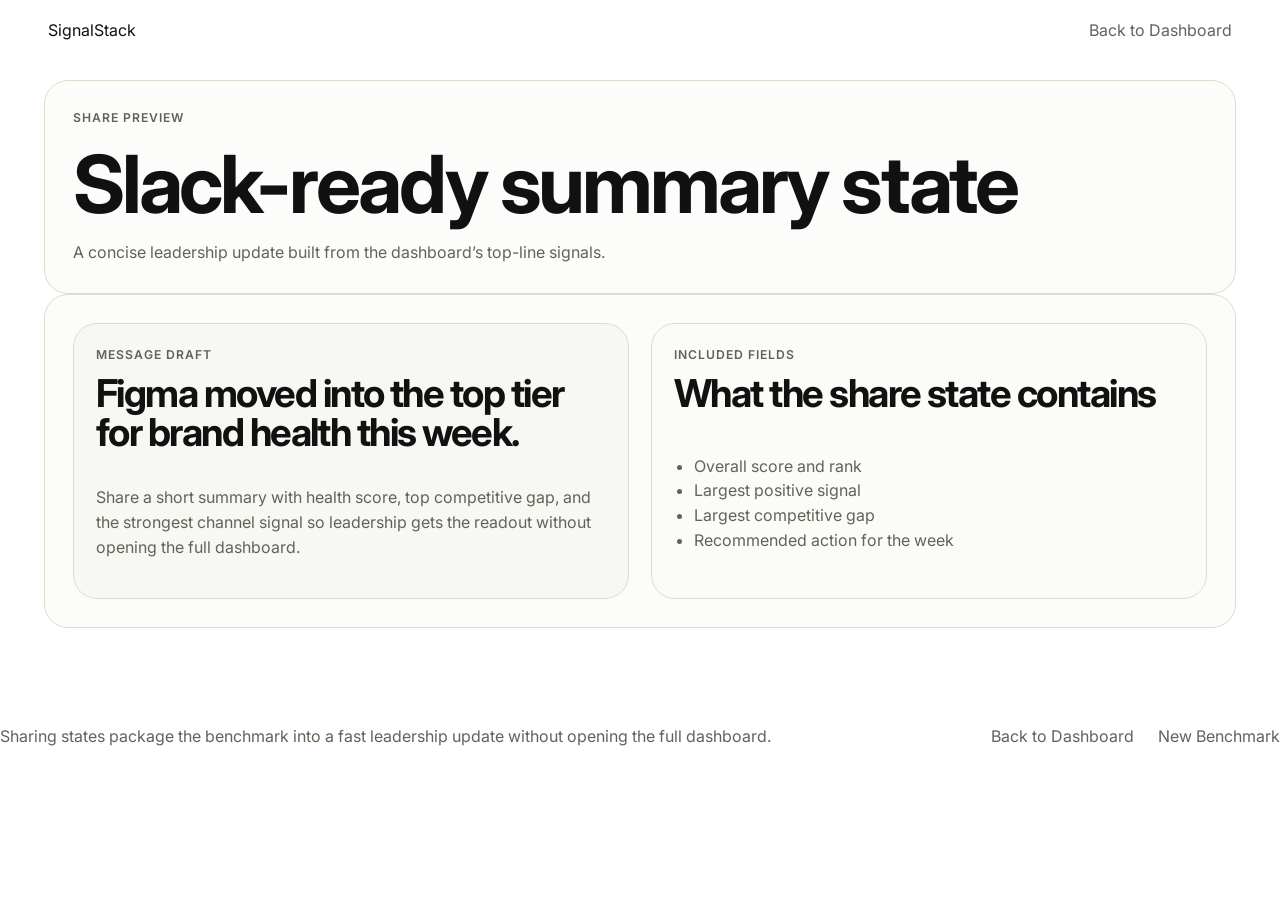
<file: social-preview.html>
<!DOCTYPE html>
<html lang="en">
  <head>
    <meta charset="UTF-8" />
    <meta name="viewport" content="width=device-width, initial-scale=1.0" />
    <title>SignalStack | Share Preview</title>
    <link rel="preconnect" href="https://fonts.googleapis.com" />
    <link rel="preconnect" href="https://fonts.gstatic.com" crossorigin />
    <link
      href="https://fonts.googleapis.com/css2?family=Inter:wght@400;500;600;700&display=swap"
      rel="stylesheet"
    />
    <link rel="stylesheet" href="app.css" />
  </head>
  <body>
    <div class="app">
      <header class="site-header">
        <a class="brand" href="index.html">SignalStack</a>
        <nav class="site-nav" aria-label="Main navigation">
          <a class="nav-link" href="results.html">Back to Dashboard</a>
        </nav>
      </header>

      <main class="page-content fade-up share-preview-page">
        <section class="page-section">
          <div class="page-intro">
            <p class="eyebrow">Share Preview</p>
            <h1 class="page-title">Slack-ready summary state</h1>
            <p class="lede">A concise leadership update built from the dashboard’s top-line signals.</p>
          </div>
        </section>

        <section class="page-section">
          <div class="grid-2 equal">
            <article class="panel alt stack">
              <div>
                <p class="box-label">Message Draft</p>
                <h2><span data-company>Figma</span> moved into the top tier for brand health this week.</h2>
              </div>
              <p>Share a short summary with health score, top competitive gap, and the strongest channel signal so leadership gets the readout without opening the full dashboard.</p>
            </article>

            <article class="panel stack">
              <div>
                <p class="box-label">Included Fields</p>
                <h2>What the share state contains</h2>
              </div>
              <ul class="feature-list">
                <li>Overall score and rank</li>
                <li>Largest positive signal</li>
                <li>Largest competitive gap</li>
                <li>Recommended action for the week</li>
              </ul>
            </article>
          </div>
        </section>
      </main>

      <footer class="site-footer">
        <p class="footer-copy">Sharing states package the benchmark into a fast leadership update without opening the full dashboard.</p>
        <div class="footer-links">
          <a class="nav-link" href="results.html">Back to Dashboard</a>
          <a class="nav-link" href="scan-setup.html">New Benchmark</a>
        </div>
      </footer>
    </div>

    <script src="main.js"></script>
  </body>
</html>
</file>
<file: home.css>
:root {
  --bg: #fcfcfc;
  --surface: #fbfcf8;
  --surface-soft: #f4f7ed;
  --text: #111111;
  --muted: #5f6458;
  --border: #d9dfcf;
  --primary: #ff3617;
  --button-radius: 999px;
  --card-radius: 24px;
  --input-radius: 28px;
  --announcement-progress: 0;
}

@font-face {
  font-family: "Cooper Hewitt";
  src: url("fonts/cooper-hewitt-latin-400-normal.woff2") format("woff2"),
       url("fonts/cooper-hewitt-latin-400-normal.woff") format("woff");
  font-style: normal;
  font-weight: 400;
  font-display: swap;
}

@font-face {
  font-family: "Cooper Hewitt";
  src: url("fonts/cooper-hewitt-latin-600-normal.woff2") format("woff2"),
       url("fonts/cooper-hewitt-latin-600-normal.woff") format("woff");
  font-style: normal;
  font-weight: 600;
  font-display: swap;
}

@font-face {
  font-family: "Cooper Hewitt";
  src: url("fonts/cooper-hewitt-latin-700-normal.woff2") format("woff2"),
       url("fonts/cooper-hewitt-latin-700-normal.woff") format("woff");
  font-style: normal;
  font-weight: 700;
  font-display: swap;
}

* {
  box-sizing: border-box;
}

html {
  color-scheme: light;
  scroll-behavior: smooth;
}

body {
  margin: 0;
  min-height: 100vh;
  background: var(--bg);
  color: var(--text);
  font-family: "Inter", system-ui, sans-serif;
  -webkit-font-smoothing: antialiased;
  -moz-osx-font-smoothing: grayscale;
  text-rendering: optimizeLegibility;
}

a {
  color: inherit;
  text-decoration: none;
}

button,
input,
textarea,
select {
  font: inherit;
}

img {
  max-width: 100%;
}

.page {
  min-height: 100vh;
}

.top-shell {
  background-color: #ffffff;
}

.announcement-bar {
  width: 100%;
  text-align: center;
  padding: 12px;
  background: rgba(17, 17, 17, 0.92);
  overflow: hidden;
  transform: translateY(calc(var(--announcement-progress) * -100%));
  opacity: calc(1 - var(--announcement-progress));
  max-height: calc(72px * (1 - var(--announcement-progress)));
  pointer-events: auto;
  will-change: transform, opacity, max-height;
}

.announcement-bar p {
  margin: 0;
  color: #ffffff;
}

.announcement-bar a {
  color: #ffffff;
  display: inline-block;
  margin-left: 8px;
  font-weight: 600;
  text-decoration: underline;
  text-underline-offset: 0.18em;
  text-decoration-thickness: 1.5px;
}

.announcement-bar a:hover,
.announcement-bar a:focus-visible {
  opacity: 0.82;
  transform: translateX(2px);
}

.main-nav {
  position: sticky;
  top: 0;
  z-index: 20;
  background-color: #ffffff;
  border-bottom: 1px solid var(--border);
  padding: 15px 25px;
  box-shadow: 0 12px 30px rgba(17, 17, 17, calc(var(--announcement-progress) * 0.08));
  transition: box-shadow 0.24s ease, background-color 0.24s ease;
}

.main-nav-container {
  display: flex;
  align-items: center;
  justify-content: flex-start;
  gap: 24px;
  max-width: 1240px;
  margin: 0 auto;
}

.main-nav-logo {
  display: block;
  width: 118px;
  height: auto;
}

.menu {
  display: flex;
  align-items: center;
  gap: 24px;
}

.menu ul {
  display: flex;
  align-items: center;
  gap: 24px;
  list-style: none;
  margin: 0;
  padding: 0;
}

.menu ul li {
  margin: 0;
}

.menu ul li a {
  color: var(--text);
  font-size: 1rem;
  font-weight: 500;
  text-decoration: none;
}

.main-nav-actions {
  display: flex;
  align-items: center;
  gap: 12px;
  margin-left: auto;
}

.main-nav-actions .button {
  white-space: nowrap;
}

.button,
.signup-action,
.signup-form button,
.submit-button {
  display: inline-flex;
  align-items: center;
  justify-content: center;
  min-height: 48px;
  padding: 12px 18px;
  border: 1px solid var(--border);
  border-radius: var(--button-radius);
  background: #ffffff;
  color: var(--text);
  font-size: 1rem;
  font-weight: 500;
  transition:
    background-color 0.18s ease,
    border-color 0.18s ease,
    color 0.18s ease,
    transform 0.18s ease,
    box-shadow 0.18s ease;
}

.button,
.signup-action,
.signup-form button,
.submit-button,
.pill-remove {
  cursor: pointer;
}

.button:hover,
.signup-action:hover,
.signup-form button.is-ready:hover,
.submit-button.is-ready:hover {
  transform: translateY(-1px);
}

.main-content {
  display: flex;
  flex-direction: column;
  align-items: center;
  width: 100%;
}

.hero {
  display: flex;
  flex-direction: column;
  align-items: center;
  background-image: url("img/bg.png");
  background-repeat: no-repeat;
  background-position: top center;
  background-size: cover;
  width: 100%;
  padding: 84px 24px 96px;
}

.content-section,
.footer-inner {
  width: 100%;
  max-width: 1240px;
  margin: 0 auto;
}

.hero h1,
.page-title {
  margin: 15px 0;
  font-family: "Cooper Hewitt", "Inter", system-ui, sans-serif;
  font-weight: 700;
  line-height: 1;
  letter-spacing: -0.06em;
}

.hero h1 {
  font-size: clamp(3rem, 7vw, 4.6rem);
  text-transform: uppercase;
  text-align: center;
}

.hero p,
.lede {
  margin: 15px 0;
  color: var(--muted);
  font-size: 1.5rem;
  line-height: 1.5;
  text-align: center;
}

.panel-label {
  margin: 0;
  color: var(--muted);
  font-size: 0.76rem;
  font-weight: 700;
  letter-spacing: 0.08em;
  text-transform: uppercase;
}

.footer-links,
.score-actions {
  display: flex;
  align-items: center;
  gap: 12px;
  flex-wrap: wrap;
}

.button.primary,
.submit-button.is-ready,
.signup-form button.is-ready {
  background: var(--primary);
  border-color: var(--primary);
  color: var(--bg);
  font-weight: 700;
}

.logo-bar-section {
  width: 100%;
  max-width: 1240px;
  margin: 0 auto;
  padding: 40px 24px 72px;
}

.logo-bar-copy {
  margin-bottom: 20px;
  text-align: center;
}

.logo-bar-copy h2 {
  margin: 0;
  font-family: "Cooper Hewitt", "Inter", system-ui, sans-serif;
  font-size: clamp(1.8rem, 3vw, 2.6rem);
  letter-spacing: -0.05em;
  line-height: 1;
}

.signup-secondary,
.field-help {
  margin: 0;
  color: var(--muted);
}

.logo-marquee {
  overflow: hidden;
  border-top: 1px solid var(--border);
  border-bottom: 1px solid var(--border);
  background: rgba(251, 252, 248, 0.72);
}

.logo-track {
  display: flex;
  align-items: center;
  gap: 16px;
  width: max-content;
  padding: 18px 0;
  animation: marquee-right 26s linear infinite;
}

.logo-chip,
.pill {
  display: inline-flex;
  align-items: center;
  justify-content: center;
  min-height: 52px;
  padding: 0 18px;
  border: 1px solid var(--border);
  border-radius: var(--button-radius);
  background: var(--surface);
  color: var(--text);
  font-size: 1rem;
  font-weight: 600;
  letter-spacing: -0.02em;
}

.logo-chip img {
  display: block;
  width: auto;
  height: 24px;
}

.compact-card,
.score-shell,
.score-card {
  border: 1px solid var(--border);
  border-radius: var(--card-radius);
  background: rgba(251, 252, 248, 0.92);
  box-shadow: 0 18px 40px rgba(17, 17, 17, 0.04);
}

.content-section {
  padding: 0 24px 72px;
}

.compact-grid {
  display: grid;
  gap: 20px;
  grid-template-columns: repeat(3, minmax(0, 1fr));
}

.compact-card {
  padding: 24px;
  display: grid;
  gap: 14px;
}

.compact-card h2,
.score-copy h2 {
  margin: 0;
  font-family: "Cooper Hewitt", "Inter", system-ui, sans-serif;
  letter-spacing: -0.05em;
}

.compact-card h2 {
  font-size: clamp(1.6rem, 3vw, 2.15rem);
  line-height: 1;
}

.compact-card p:last-child {
  margin: 0;
}

.score-shell {
  display: grid;
  gap: 24px;
  padding: 28px;
}

.score-copy {
  display: grid;
  gap: 12px;
  max-width: 760px;
}

.score-copy h2 {
  font-size: clamp(2rem, 4vw, 3rem);
  line-height: 0.98;
}

.score-copy p {
  margin: 0;
}

.score-grid {
  display: grid;
  grid-template-columns: repeat(3, minmax(0, 1fr));
  gap: 16px;
}

.score-card {
  padding: 20px;
  background: #ffffff;
  box-shadow: none;
  text-align: center;
}

.score-card strong {
  display: block;
  margin-bottom: 8px;
  font-size: clamp(2rem, 4vw, 3rem);
  letter-spacing: -0.06em;
}

.score-card span {
  color: var(--muted);
}

.footer-chunky {
  padding: 56px 24px;
  background: #111111;
  border-top: 0;
}

.footer-chunky-inner {
  display: grid;
  grid-template-columns: minmax(0, 1.2fr) auto auto;
  align-items: start;
  gap: 28px;
}

.footer-brand {
  display: grid;
  gap: 16px;
}

.footer-brand img {
  width: 132px;
}

.footer-brand p,
.footer-cta p,
.footer-chunky .footer-links a {
  margin: 0;
  color: rgba(255, 255, 255, 0.72);
}

.footer-cta {
  display: grid;
  gap: 16px;
  justify-items: start;
}

@keyframes marquee-right {
  from {
    transform: translateX(-50%);
  }

  to {
    transform: translateX(0);
  }
}

.footer {
  padding: 24px;
  background-color: #ffffff;
  border-top: 1px solid var(--border);
}

.footer-inner {
  display: flex;
  align-items: center;
  justify-content: space-between;
  gap: 16px;
}

.footer-chunky .footer-inner {
  display: grid;
  grid-template-columns: minmax(0, 1.2fr) auto auto;
  align-items: start;
  gap: 28px;
}

.footer-inner p {
  margin: 0;
}

.footer-links a {
  color: var(--muted);
}

.footer-links a:hover,
.menu ul li a:hover {
  color: var(--text);
}

.footer-chunky .footer-links a:hover {
  color: #ffffff;
}

body.is-scrolled .announcement-bar {
  pointer-events: none;
}

.main-content.signup {
  flex-direction: row;
  align-items: stretch;
  justify-content: flex-start;
}

.oauth,
.sidebar {
  min-width: 0;
}

.oauth {
  padding: 100px;
  flex: 0 0 60%;
  max-width: 60%;
  background: #ffffff;
}

.sidebar {
  background-image: url("img/bg.png");
  background-repeat: no-repeat;
  background-position: top center;
  background-size: cover;
  flex: 0 0 40%;
  max-width: 40%;
}

.signup-buttons {
  display: flex;
  flex-direction: column;
  gap: 20px;
  max-width: 640px;
}

.signup-action,
.signup-form input,
.pill-field {
  min-height: 52px;
  border: 1px solid var(--border);
  border-radius: var(--button-radius);
  background: #ffffff;
  color: var(--text);
}

.signup-action {
  gap: 12px;
  width: 100%;
}

.signup-action svg {
  flex-shrink: 0;
}

.signup-action:hover,
.signup-form button:hover,
.signup-form button:focus-visible,
.signup-form input:focus-visible,
.pill-field:focus-within {
  border-color: #b8c0af;
  box-shadow: 0 0 0 4px rgba(217, 223, 207, 0.45);
  outline: none;
}

.line {
  display: flex;
  align-items: center;
  gap: 12px;
  color: var(--muted);
  font-size: 0.95rem;
}

.line::before,
.line::after {
  content: "";
  flex: 1;
  height: 1px;
  background: #d7d7d7;
}

.signup-form {
  width: 100%;
}

.signup-form-row {
  display: flex;
  align-items: stretch;
  gap: 12px;
  width: 100%;
}

.signup-form-group {
  flex: 1 1 auto;
  min-width: 0;
}

.signup-form input {
  width: 100%;
  padding: 0 18px;
  font-size: 1rem;
}

.signup-form input:focus,
.signup-form input:focus-visible {
  outline: none;
}

.signup-form button {
  background: #ffffff;
  border-color: var(--border);
  color: var(--muted);
  font-weight: 700;
  cursor: not-allowed;
  white-space: nowrap;
}

.signup-form button:disabled {
  opacity: 1;
  cursor: not-allowed;
}

.signup-secondary {
  margin-top: 50px;
}

.setup-fields {
  width: 100%;
  max-width: 720px;
  margin-top: 28px;
}

.setup-form,
.auth-copy,
.progress-shell,
.loading-timeline {
  display: grid;
  gap: 16px;
}

.setup-form {
  gap: 24px;
}

.setup-form label,
.field-header {
  display: block;
  margin-bottom: 10px;
  font-size: 0.95rem;
  font-weight: 700;
}

.competitor-grid {
  display: grid;
  gap: 14px;
}

.field-help {
  margin: 0 0 12px;
  font-size: 0.95rem;
}

.pill-field {
  display: flex;
  flex-wrap: wrap;
  align-items: center;
  gap: 10px;
  min-height: 58px;
  padding: 10px 14px;
  border-radius: var(--input-radius);
}

.pill {
  gap: 10px;
  min-height: 36px;
  padding: 0 10px 0 14px;
  border-color: #c7cfbc;
  background: #f4f7ed;
  font-size: 0.95rem;
  line-height: 1;
}

.pill-label {
  cursor: pointer;
}

.pill-remove {
  display: inline-flex;
  align-items: center;
  justify-content: center;
  width: 22px;
  height: 22px;
  padding: 0;
  border: 0;
  border-radius: 999px;
  background: rgba(17, 17, 17, 0.08);
  color: var(--text);
  font-size: 0.95rem;
  line-height: 1;
}

.pill-input {
  flex: 1 1 180px;
  min-width: 160px;
  min-height: 36px;
  padding: 0;
  border: 0;
  border-radius: 0;
  background: transparent;
  color: var(--text);
  box-shadow: none;
  outline: none;
}

.pill-input:focus,
.pill-input:focus-visible {
  box-shadow: none;
  outline: none;
}

.submit-button {
  background: #ffffff;
  border-color: var(--border);
  color: var(--muted);
  font-weight: 700;
  cursor: not-allowed;
}

.loading-page {
  width: 100%;
  min-height: calc(100vh - 132px);
  display: grid;
  place-items: center;
  padding: 40px 24px 72px;
  background: #ffffff;
}

.loading-shell {
  width: min(100%, 860px);
  display: grid;
  justify-items: center;
  gap: 28px;
  text-align: center;
}

.eyebrow {
  margin: 0;
  color: var(--muted);
  font-size: 0.76rem;
  font-weight: 600;
  letter-spacing: 0.08em;
  text-transform: uppercase;
}

.page-title {
  font-size: clamp(3rem, 7vw, 5rem);
}

.auth-copy {
  max-width: 760px;
}

.confirmation-card,
.timeline-item {
  border: 1px solid var(--border);
  border-radius: var(--card-radius);
  background: rgba(251, 252, 248, 0.92);
}

.confirmation-card {
  width: min(100%, 760px);
  padding: 22px;
}

.button-row,
.progress-meta {
  display: flex;
  align-items: center;
  justify-content: space-between;
  gap: 12px;
  flex-wrap: wrap;
}

.progress-track {
  height: 10px;
  border-radius: 999px;
  background: #e6ebdc;
  overflow: hidden;
}

.progress-track span {
  display: block;
  height: 100%;
  width: 0;
  background: var(--primary);
  transition: width 0.6s ease;
}

.timeline-item {
  padding: 18px;
  color: var(--muted);
  text-align: left;
}

.timeline-item.active {
  border-color: #bfc7b2;
  background: #f8fbf1;
  color: var(--text);
}

.timeline-item.done {
  border-color: #d7dfcc;
  background: #fcfdf9;
}

.fade-up {
  animation: fadeUp 0.35s ease both;
}

.is-hidden,
[hidden] {
  display: none !important;
}

@keyframes fadeUp {
  from {
    opacity: 0;
    transform: translateY(12px);
  }

  to {
    opacity: 1;
    transform: translateY(0);
  }
}

.oauth-trigger {
  display: block;
  width: 100%;
  min-height: 100vh;
  padding: 50px;
  border: 0;
  background: transparent;
  cursor: pointer;
}

.oauth-image {
  display: block;
  width: 100%;
}

.oauth-fallback {
  display: none;
  min-height: 100vh;
  padding: 28px 24px;
  text-align: left;
}

.oauth-fallback.is-visible {
  display: block;
}

.oauth-fallback h1 {
  margin: 0 0 10px;
  font-size: 1.5rem;
}

.oauth-fallback p {
  margin: 0 0 18px;
  color: var(--muted);
  line-height: 1.5;
}

.oauth-fallback-action {
  display: inline-flex;
  align-items: center;
  justify-content: center;
  min-height: 46px;
  padding: 0 18px;
  border: 1px solid var(--primary);
  border-radius: var(--button-radius);
  background: var(--primary);
  color: #ffffff;
  font-weight: 700;
}

@media (max-width: 720px) {
  .main-nav {
    padding: 14px 16px;
  }

  .main-nav-container {
    flex-wrap: wrap;
  }

  .menu {
    order: 3;
    width: 100%;
    overflow-x: auto;
  }

  .menu ul {
    width: max-content;
    padding-bottom: 4px;
  }

  .hero {
    padding: 56px 16px 72px;
  }

  .compact-grid,
  .score-grid,
  .footer-inner {
    grid-template-columns: 1fr;
  }

  .score-actions,
  .footer-links {
    flex-direction: column;
    align-items: stretch;
  }

  .footer-inner {
    flex-direction: column;
    align-items: flex-start;
  }

  .footer-chunky .footer-inner {
    grid-template-columns: 1fr;
    gap: 20px;
  }

  .score-actions .button {
    width: 100%;
  }

  .content-section,
  .logo-bar-section {
    padding-left: 16px;
    padding-right: 16px;
  }

  .footer-chunky {
    padding: 40px 16px;
  }

  .main-content.signup {
    flex-direction: column;
  }

  .sidebar {
    display: none;
  }

  .oauth {
    flex: 1 1 auto;
    max-width: none;
    width: 100%;
    padding: 48px 16px;
  }

  .signup-form-row,
  .button-row,
  .progress-meta {
    flex-direction: column;
  }

  .button-row > * {
    width: 100%;
  }
}
</file>
<file: app.css>
/*
  Shared app pages.
  Direction:
  - same off-white palette and typography as homepage
  - minimal centered onboarding
  - left-rail dashboard shell
  - no decorative background image
*/

:root {
  --bg: #f4f6ef;
  --surface: #fbfcf8;
  --surface-soft: #f7f8f3;
  --text: #111111;
  --muted: #5f6458;
  --border: #d9dfcf;
  --button-radius: 999px;
  --card-radius: 24px;
  --input-radius: 28px;
  --space-1: 12px;
  --space-2: 20px;
  --space-3: 28px;
  --space-4: 40px;
  --space-5: 64px;
  --accent: #ff3617;
  --sidebar-width: 272px;
}

@font-face {
  font-family: "Cooper Hewitt";
  src: url("fonts/cooper-hewitt-latin-400-normal.woff2") format("woff2"),
       url("fonts/cooper-hewitt-latin-400-normal.woff") format("woff");
  font-style: normal;
  font-weight: 400;
  font-display: swap;
}

@font-face {
  font-family: "Cooper Hewitt";
  src: url("fonts/cooper-hewitt-latin-600-normal.woff2") format("woff2"),
       url("fonts/cooper-hewitt-latin-600-normal.woff") format("woff");
  font-style: normal;
  font-weight: 600;
  font-display: swap;
}

@font-face {
  font-family: "Cooper Hewitt";
  src: url("fonts/cooper-hewitt-latin-700-normal.woff2") format("woff2"),
       url("fonts/cooper-hewitt-latin-700-normal.woff") format("woff");
  font-style: normal;
  font-weight: 700;
  font-display: swap;
}

* {
  box-sizing: border-box;
}

html {
  color-scheme: light;
}

body {
  margin: 0;
  min-height: 100vh;
  background: #ffffff;
  color: var(--text);
  font-family: "Inter", system-ui, sans-serif;
}

a {
  color: inherit;
  text-decoration: none;
}

button,
input,
textarea,
select {
  font: inherit;
}

img {
  max-width: 100%;
}

.app {
  min-height: 100vh;
}

.announcement-bar {
  width: 100%;
  padding: 0;
}

.announcement-bar p {
  margin: 0;
  padding: var(--space-1) var(--space-2);
  background: rgba(17, 17, 17, 0.92);
  color: #ffffff;
  font-size: 0.95rem;
  text-align: center;
}

.site-header {
  display: flex;
  align-items: center;
  justify-content: space-between;
  gap: 24px;
  max-width: 1240px;
  margin: 0 auto;
  padding: var(--space-2) var(--space-3) 0;
}

.brand {
  display: inline-flex;
  align-items: center;
}

.brand img {
  display: block;
  width: 118px;
  height: auto;
}

.site-nav,
.footer-links,
.button-row,
.footer-actions,
.context-row,
.chart-legend,
.app-toolbar,
.app-toolbar-actions {
  display: flex;
  align-items: center;
  gap: 12px;
  flex-wrap: wrap;
}

.site-nav,
.footer-links {
  gap: 24px;
}

.nav-link {
  color: var(--muted);
}

.nav-link:hover {
  color: var(--text);
}

.page-content {
  width: 100%;
  max-width: 1240px;
  margin: 0 auto;
  padding: var(--space-4) 24px 72px;
}

.page-section {
  padding: var(--space-3);
  border: 1px solid var(--border);
  border-radius: var(--card-radius);
  background: rgba(251, 252, 248, 0.72);
}

.stack,
.page-intro,
.form-stack,
.progress-shell,
.loading-timeline,
.leader-list,
.channel-list,
.review-grid,
.llm-grid,
.tab-panel,
.insight-list,
.sidebar-group,
.metric-grid {
  display: grid;
  gap: 16px;
}

.eyebrow,
.box-label,
.mini-label,
.score-kicker {
  margin: 0;
  color: var(--muted);
  font-size: 0.76rem;
  font-weight: 600;
  letter-spacing: 0.08em;
  text-transform: uppercase;
}

.box-label,
.score-kicker {
  margin-bottom: 10px;
}

h1,
h2,
h3 {
  margin: 0;
  font-family: "Inter", system-ui, sans-serif;
  letter-spacing: -0.04em;
  line-height: 1;
}

h1 {
  font-size: clamp(3rem, 7vw, 5rem);
  font-weight: 700;
}

h2 {
  font-size: clamp(1.65rem, 3vw, 2.4rem);
  font-weight: 700;
}

h3 {
  font-size: 1.1rem;
  font-weight: 600;
}

p,
li,
dt,
dd {
  color: var(--muted);
  line-height: 1.55;
}

.page-title,
.lede {
  margin: 0;
}

.button,
.tab-button,
.sidebar-link,
.toolbar-chip {
  display: inline-flex;
  align-items: center;
  justify-content: center;
  min-height: 48px;
  padding: 0 18px;
  border: 1px solid var(--border);
  border-radius: var(--button-radius);
  background: var(--surface);
  color: var(--text);
  cursor: pointer;
  font-weight: 500;
  transition:
    background-color 0.18s ease,
    border-color 0.18s ease,
    color 0.18s ease,
    transform 0.18s ease;
}

.button.primary,
.tab-button.is-active,
.sidebar-link.is-active {
  background: var(--accent);
  border-color: var(--accent);
  color: #ffffff;
}

.button:hover,
.tab-button:hover,
.sidebar-link:hover,
.toolbar-chip:hover {
  transform: translateY(-1px);
}

.button:not(.primary):hover,
.tab-button:not(.is-active):hover,
.sidebar-link:not(.is-active):hover,
.toolbar-chip:hover {
  background: #f1f4eb;
}

.button.primary:hover,
.pill-positive:hover {
  background: #e62f13;
  border-color: #e62f13;
}

.toolbar-chip {
  min-height: 42px;
  color: var(--muted);
}

.pill,
.context-chip {
  display: inline-flex;
  align-items: center;
  min-height: 36px;
  padding: 0 12px;
  border: 1px solid var(--border);
  border-radius: var(--button-radius);
  background: rgba(251, 252, 248, 0.88);
  color: var(--muted);
  font-size: 0.92rem;
}

input,
textarea,
select {
  width: 100%;
  min-height: 56px;
  padding: 14px 16px;
  border: 1px solid var(--border);
  border-radius: var(--input-radius);
  background: rgba(251, 252, 248, 0.92);
  color: var(--text);
}

textarea {
  min-height: 128px;
  resize: vertical;
}

input:focus,
textarea:focus,
select:focus {
  outline: 0;
  border-color: #bfc7b2;
  box-shadow: 0 0 0 3px rgba(191, 199, 178, 0.18);
}

.field {
  display: grid;
  gap: 8px;
  width: 100%;
}

.field span {
  font-weight: 600;
  color: var(--text);
}

.feature-list,
.simple-list,
ol,
ul {
  margin: 0;
  padding-left: 20px;
}

.fade-up {
  animation: fadeUp 0.35s ease both;
}

.is-hidden,
[hidden] {
  display: none !important;
}

.app-shell {
  min-height: 100vh;
}

.app-sidebar {
  position: fixed;
  top: 0;
  left: 0;
  bottom: 0;
  width: var(--sidebar-width);
  display: grid;
  grid-template-rows: auto auto auto 1fr;
  align-content: start;
  gap: 28px;
  padding: 28px 18px;
  border-right: 1px solid var(--border);
  background: rgba(251, 252, 248, 0.95);
  backdrop-filter: blur(12px);
  height: 100vh;
  overflow: hidden;
}

.app-sidebar-header {
  display: flex;
  align-items: center;
  padding: 0 10px;
}

.sidebar-brand-logo {
  display: block;
  width: 132px;
  height: auto;
}

.sidebar-nav {
  display: grid;
  gap: 10px;
}

.sidebar-link {
  display: grid;
  justify-content: flex-start;
  gap: 4px;
  width: 100%;
  min-height: 76px;
  padding: 14px;
  text-align: left;
  border: 0;
  border-bottom: 1px solid var(--border);
  border-radius: 0;
  background: transparent;
}

.sidebar-link strong {
  font-size: 1rem;
}

.sidebar-link span {
  color: var(--muted);
  font-size: 0.88rem;
  line-height: 1.4;
}

.sidebar-link.is-active {
  background: #eef2e6;
  border-color: #aeb8a0;
  color: var(--text);
}

.sidebar-link.is-active span {
  color: #4f5847;
}

.sidebar-link:hover {
  background: #eef2e6;
}

.sidebar-link.is-active:hover {
  background: #e8ede0;
}

.sidebar-note {
  padding: 0 10px;
}

.sidebar-note p {
  margin: 0;
  font-size: 0.95rem;
}

.app-main {
  min-width: 0;
  margin-left: var(--sidebar-width);
  padding: 24px 28px 40px;
  background: #ffffff;
}

.app-main > * {
  width: min(100%, 1240px);
  margin-left: auto;
  margin-right: auto;
}

.app-toolbar {
  justify-content: space-between;
  padding-top: 48px;
  padding-bottom: 18px;
  border-bottom: 1px solid var(--border);
}

.app-toolbar.is-borderless {
  border-bottom: 0;
}

.app-toolbar-title {
  display: grid;
  gap: 6px;
}

.app-toolbar-title h1 {
  font-size: clamp(2.1rem, 4vw, 3.2rem);
}

.app-toolbar-title p {
  margin: 0;
}

.dashboard-body {
  display: grid;
  gap: 22px;
  padding-top: 22px;
}

.feed-stack {
  display: grid;
  gap: 22px;
  max-width: 920px;
}

.feed-card {
  display: grid;
  gap: 20px;
  padding: 28px;
  border: 1px solid var(--border);
  border-radius: var(--card-radius);
  background: #ffffff;
  box-shadow:
    0 1px 2px rgba(17, 17, 17, 0.04),
    0 14px 34px rgba(17, 17, 17, 0.06);
  transition:
    transform 0.18s ease,
    box-shadow 0.18s ease,
    border-color 0.18s ease;
}

.feed-card:hover {
  transform: translateY(-2px);
  box-shadow:
    0 2px 6px rgba(17, 17, 17, 0.05),
    0 22px 44px rgba(17, 17, 17, 0.08);
}

.feed-card-welcome {
  border-color: #f1d7ce;
  background: linear-gradient(180deg, #fff8f4 0%, #ffffff 100%);
}

.feed-empty-state {
  display: grid;
  gap: 10px;
  justify-items: center;
  max-width: 640px;
  margin: 0 auto;
  padding: 36px 24px 12px;
  text-align: center;
}

.feed-empty-state h2,
.feed-empty-state p {
  margin: 0;
}

.feed-empty-state h2 {
  color: #586152;
}

.feed-empty-state p {
  color: #7a8273;
}

.feed-divider {
  display: flex;
  align-items: center;
  gap: 12px;
  color: var(--muted);
  font-size: 0.95rem;
}

.feed-divider::before,
.feed-divider::after {
  content: "";
  flex: 1;
  height: 1px;
  background: #d7d7d7;
}

.feed-card-head,
.feed-card-actions {
  display: flex;
  align-items: flex-start;
  gap: 16px;
  flex-wrap: wrap;
}

.feed-card-head {
  justify-content: space-between;
  padding-bottom: 18px;
  border-bottom: 1px solid #edf1e7;
}

.feed-card-actions {
  justify-content: flex-end;
}

.feed-card-metrics {
  display: grid;
  gap: 6px;
  justify-items: end;
  text-align: right;
}

.feed-card-metrics .score-kicker,
.feed-card-metrics p {
  width: 100%;
}

.feed-card h2 {
  line-height: 1.08;
}

.feed-card .chart-legend,
.feed-card .leader-list {
  padding-top: 4px;
}

.feed-quote {
  margin: 0;
  padding-left: 18px;
  border-left: 3px solid #d7dfcc;
  color: var(--text);
  font-size: 1.1rem;
  line-height: 1.6;
}

.feed-quote-source {
  margin: 0;
  color: #74806d;
}

.feed-quote-attribution {
  display: flex;
  align-items: center;
  gap: 12px;
}

.feed-quote-avatar {
  display: inline-flex;
  align-items: center;
  justify-content: center;
  width: 42px;
  height: 42px;
  border: 1px solid var(--border);
  border-radius: 14px;
  background: #eef2e6;
  color: var(--text);
  font-size: 0.82rem;
  font-weight: 700;
  letter-spacing: 0.04em;
}

.feed-quote-name {
  margin: 0 0 2px;
  color: var(--text);
  font-weight: 600;
}

.feed-link-card {
  display: grid;
  gap: 8px;
  padding: 18px;
  border: 1px solid var(--border);
  border-radius: 18px;
  background: #fbfcf8;
  transition:
    border-color 0.18s ease,
    background-color 0.18s ease,
    transform 0.18s ease;
}

.feed-link-card:hover {
  border-color: #b8c0af;
  background: #f6f8f1;
  transform: translateY(-1px);
}

.feed-link-meta,
.feed-link-footer {
  display: flex;
  align-items: center;
  justify-content: space-between;
  gap: 12px;
}

.feed-link-kicker {
  color: var(--muted);
  font-size: 0.78rem;
  font-weight: 600;
  letter-spacing: 0.08em;
  text-transform: uppercase;
}

.feed-link-url {
  color: #6f7868;
  font-size: 0.9rem;
}

.feed-link-card strong {
  color: var(--text);
  font-size: 1.05rem;
}

.feed-link-footer span:first-child {
  color: #74806d;
}

.feed-link-icon {
  flex-shrink: 0;
  color: var(--text);
  font-size: 1.1rem;
  font-weight: 700;
}

.feed-action {
  display: inline-flex;
  align-items: center;
  justify-content: center;
  min-height: 42px;
  padding: 0 16px;
  border: 1px solid var(--accent);
  border-radius: var(--button-radius);
  background: var(--accent);
  color: #ffffff;
  cursor: pointer;
  font-weight: 600;
  transition:
    background-color 0.18s ease,
    border-color 0.18s ease,
    color 0.18s ease,
    transform 0.18s ease;
}

.feed-action.subtle {
  border-color: var(--border);
  background: var(--surface);
  color: var(--text);
}

.feed-action.icon-only {
  min-width: 42px;
  padding: 0;
}

.feed-action.icon-only svg {
  display: block;
}

.feed-action:hover {
  transform: translateY(-1px);
}

.feed-action.subtle:hover {
  background: #f1f4eb;
}

.feed-card-actions {
  padding-top: 4px;
}

.sidebar-profile {
  align-self: end;
  display: grid;
  gap: 14px;
  margin-top: auto;
}

.sidebar-profile-card {
  display: flex;
  align-items: center;
  gap: 12px;
  padding: 14px;
  border: 1px solid var(--border);
  border-radius: 18px;
  background: #ffffff;
}

.sidebar-avatar.large {
  width: 44px;
  height: 44px;
  border-radius: 16px;
}

.sidebar-avatar {
  width: 36px;
  height: 36px;
  border: 1px solid var(--border);
  border-radius: 14px;
  background: #111111;
  color: #ffffff;
  display: inline-flex;
  align-items: center;
  justify-content: center;
  font-weight: 700;
}

.sidebar-profile-name {
  margin: 0;
  color: var(--text);
  font-weight: 600;
}

.sidebar-profile-links {
  display: flex;
  gap: 10px;
  flex-wrap: wrap;
}

.metric-grid {
  grid-template-columns: repeat(4, minmax(0, 1fr));
}

.metric-card,
.kpi-card,
.content-card,
.timeline-item,
.leader-row,
.channel-row,
.review-card,
.llm-card {
  border: 1px solid var(--border);
  border-radius: var(--card-radius);
  background: #ffffff;
}

.metric-card,
.kpi-card,
.content-card,
.timeline-item,
.review-card,
.llm-card {
  padding: 18px;
}

.metric-card strong,
.kpi-card strong,
.review-card strong,
.llm-card strong,
.hero-score {
  display: block;
  color: var(--text);
  font-size: 1.9rem;
  font-weight: 700;
  letter-spacing: -0.05em;
}

.feed-card-metrics .hero-score {
  display: grid;
  place-items: center;
  min-width: 112px;
  min-height: 112px;
  padding: 14px;
  border-radius: 24px;
  border: 1px solid var(--border);
  background: var(--surface-soft);
  color: var(--text);
  font-size: 2.15rem;
  line-height: 1;
  box-shadow: inset 0 1px 0 rgba(255, 255, 255, 0.7);
}

.feed-card-metrics #overall-rank {
  color: #687162;
}

.metric-card p,
.kpi-card p,
.review-card p,
.llm-card p {
  margin: 6px 0 0;
}

.kpi-card span {
  color: var(--muted);
  font-size: 0.88rem;
  font-weight: 600;
}

.content-grid {
  display: grid;
  grid-template-columns: minmax(0, 1.3fr) minmax(320px, 0.7fr);
  gap: 22px;
}

.content-card {
  display: grid;
  gap: 18px;
}

.content-card-header {
  display: flex;
  align-items: flex-start;
  justify-content: space-between;
  gap: 16px;
}

.hero-score-block {
  display: grid;
  gap: 8px;
}

.hero-score-block p {
  margin: 0;
}

.leader-table {
  width: 100%;
  border-collapse: collapse;
  border: 1px solid var(--border);
  border-radius: 16px;
  overflow: hidden;
  background: #ffffff;
}

.leader-table th,
.leader-table td {
  padding: 14px 16px;
  text-align: left;
  border-bottom: 1px solid var(--border);
}

.leader-table th:last-child,
.leader-table td:last-child {
  text-align: right;
}

.leader-table thead th {
  background: var(--surface-soft);
  color: var(--muted);
  font-size: 0.8rem;
  font-weight: 600;
  letter-spacing: 0.04em;
  text-transform: uppercase;
}

.leader-table tbody tr:last-child td {
  border-bottom: 0;
}

.leader-table tbody tr:hover {
  background: #fafbf7;
}

.leader-brand-self {
  font-weight: 700;
  color: var(--text);
}

.progress-track,
.channel-track {
  height: 10px;
  border-radius: 999px;
  background: #e6ebdc;
  overflow: hidden;
}

.progress-track span,
.channel-fill {
  display: block;
  height: 100%;
  width: 0;
  background: var(--accent);
}

.progress-track span {
  transition: width 0.6s ease;
}

.progress-meta,
.channel-head,
.review-metric,
.llm-metric {
  display: flex;
  align-items: center;
  justify-content: space-between;
  gap: 12px;
}

.channel-row {
  display: grid;
  gap: 10px;
  padding: 14px 16px;
}

.chart-card svg {
  display: block;
  width: 100%;
  height: auto;
}

.data-chart {
  display: block;
  width: 100%;
  height: auto;
}

.legend-item {
  display: inline-flex;
  align-items: center;
  gap: 8px;
  color: var(--muted);
}

.legend-swatch {
  width: 12px;
  height: 12px;
  border-radius: 999px;
}

.review-grid,
.llm-grid {
  grid-template-columns: repeat(2, minmax(0, 1fr));
}

.awareness-page,
.awareness-intro-copy,
.awareness-section,
.awareness-section-head,
.awareness-score-copy,
.awareness-score-meta,
.awareness-pulse-chart-wrap,
.awareness-metric-card,
.awareness-metric-card-copy,
.awareness-cta-card,
.awareness-trend-card,
.awareness-trend-card-copy,
.awareness-footer {
  display: grid;
  gap: 16px;
}

.awareness-page {
  gap: 30px;
}

.awareness-intro {
  display: flex;
  align-items: center;
  justify-content: space-between;
  gap: 18px;
  padding-bottom: 22px;
  border-bottom: 1px solid #e5e7e0;
}

.awareness-intro-copy {
  max-width: 760px;
  gap: 10px;
}

.awareness-intro-copy p:last-child,
.awareness-footer p,
.awareness-pulse-card p,
.awareness-score-meta p,
.awareness-metric-card p,
.awareness-trend-card p {
  margin: 0;
}

.awareness-export-button {
  min-width: 154px;
}

.awareness-hero {
  display: grid;
  grid-template-columns: minmax(320px, 1.15fr) minmax(320px, 0.85fr);
  gap: 22px;
}

.awareness-hero-card,
.awareness-metric-card,
.awareness-cta-card,
.awareness-trend-card {
  border: 1px solid #dedfd9;
  border-radius: 28px;
  background: #ffffff;
}

.awareness-hero-card {
  padding: 28px;
}

.awareness-score-card {
  display: grid;
  align-content: space-between;
  min-height: 320px;
  background: #fcfcfa;
}

.awareness-score-card h2 {
  font-size: clamp(5.2rem, 14vw, 8.5rem);
  font-weight: 700;
  line-height: 0.88;
  letter-spacing: -0.08em;
}

.awareness-score-copy {
  gap: 14px;
}

.awareness-score-label {
  color: var(--text);
  font-size: 1.15rem;
  font-weight: 600;
  letter-spacing: -0.03em;
}

.awareness-score-meta {
  align-self: end;
  gap: 12px;
  padding-top: 18px;
  border-top: 1px solid #e7e8e2;
}

.awareness-score-delta,
.awareness-inline-delta,
.awareness-metric-change,
.awareness-trend-change {
  display: inline-flex;
  align-items: center;
  justify-content: center;
  width: fit-content;
  min-height: 32px;
  padding: 0 12px;
  border: 1px solid #d8dad2;
  border-radius: 999px;
  background: #f6f7f2;
  color: #4f544a;
  font-size: 0.88rem;
  font-weight: 600;
}

.awareness-pulse-card {
  align-content: start;
  gap: 18px;
}

.awareness-pulse-head,
.awareness-pulse-chart-meta,
.awareness-metric-top,
.awareness-trend-top,
.awareness-footer-links {
  display: flex;
  align-items: flex-start;
  justify-content: space-between;
  gap: 16px;
}

.awareness-pulse-head {
  align-items: center;
}

.awareness-pulse-chart-wrap {
  gap: 12px;
  padding: 18px;
  border: 1px solid #eceee8;
  border-radius: 22px;
  background: #fafaf8;
}

.awareness-pulse-chart-meta {
  align-items: center;
}

.awareness-pulse-chart-meta span,
.awareness-chart-caption {
  color: var(--muted);
  font-size: 0.9rem;
}

.awareness-pulse-chart-meta strong {
  color: var(--text);
  font-size: 1.4rem;
  font-weight: 700;
  letter-spacing: -0.05em;
}

.awareness-mini-chart,
.awareness-bar-chart {
  display: block;
  width: 100%;
  height: auto;
}

.awareness-footnote {
  color: #767c72;
  font-size: 0.94rem;
}

.awareness-metric-grid,
.awareness-trend-grid {
  display: grid;
  gap: 18px;
}

.awareness-metric-grid {
  grid-template-columns: repeat(3, minmax(0, 1fr));
}

.awareness-trend-grid {
  grid-template-columns: repeat(2, minmax(0, 1fr));
}

.awareness-metric-card,
.awareness-cta-card,
.awareness-trend-card {
  padding: 22px;
}

.awareness-metric-card {
  gap: 18px;
}

.awareness-metric-card strong,
.awareness-trend-value {
  color: var(--text);
  font-size: 2.2rem;
  font-weight: 700;
  letter-spacing: -0.06em;
  line-height: 1;
}

.awareness-metric-card-copy {
  gap: 8px;
}

.awareness-metric-top {
  align-items: center;
}

.awareness-cta-card {
  align-content: space-between;
  min-height: 100%;
  background: #f8f8f5;
}

.awareness-cta-card h3 {
  font-size: 1.5rem;
  line-height: 1.05;
}

.awareness-cta-card .button {
  width: fit-content;
}

.awareness-trend-card {
  gap: 18px;
}

.awareness-trend-card-copy {
  gap: 8px;
}

.awareness-trend-top {
  align-items: center;
}

.awareness-chart-caption {
  margin: 0;
}

.awareness-footer {
  justify-items: center;
  padding: 6px 12px 4px;
  text-align: center;
}

.awareness-footer-links {
  justify-content: center;
  flex-wrap: wrap;
}

.awareness-footer-links a {
  color: var(--muted);
  text-decoration: underline;
  text-underline-offset: 0.16em;
}

.sov-page,
.sov-intro-copy,
.sov-section,
.sov-section-head,
.sov-score-copy,
.sov-score-meta,
.sov-summary-card,
.sov-side-metrics,
.sov-association-block,
.sov-mentions-card,
.sov-metric-card,
.sov-footer {
  display: grid;
  gap: 16px;
}

.sov-page {
  gap: 30px;
}

.sov-intro {
  display: flex;
  align-items: center;
  justify-content: space-between;
  gap: 18px;
  padding-bottom: 22px;
  border-bottom: 1px solid #e5e7e0;
}

.sov-intro-copy {
  max-width: 760px;
  gap: 10px;
}

.sov-intro-copy p:last-child,
.sov-score-meta p,
.sov-summary-card p,
.sov-metric-card p,
.sov-footer p {
  margin: 0;
}

.sov-export-button {
  min-width: 154px;
}

.sov-hero {
  display: grid;
  grid-template-columns: minmax(320px, 1.15fr) minmax(320px, 0.85fr);
  gap: 22px;
}

.sov-hero-card,
.sov-mentions-card,
.sov-metric-card,
.sov-bottom-metric-card,
.sov-mention-item {
  border: 1px solid #dedfd9;
  border-radius: 28px;
  background: #ffffff;
}

.sov-hero-card,
.sov-mentions-card,
.sov-metric-card,
.sov-bottom-metric-card {
  padding: 28px;
}

.sov-score-card {
  display: grid;
  align-content: space-between;
  min-height: 320px;
  background: #fcfcfa;
}

.sov-score-card h2 {
  font-size: clamp(5.2rem, 14vw, 8.5rem);
  font-weight: 700;
  line-height: 0.88;
  letter-spacing: -0.08em;
}

.sov-score-label {
  color: var(--text);
  font-size: 1.15rem;
  font-weight: 600;
  letter-spacing: -0.03em;
}

.sov-score-meta {
  align-self: end;
  gap: 12px;
  padding-top: 18px;
  border-top: 1px solid #e7e8e2;
}

.sov-score-delta,
.sov-inline-delta,
.sov-metric-change,
.sov-bottom-metric-change {
  display: inline-flex;
  align-items: center;
  justify-content: center;
  width: fit-content;
  min-height: 32px;
  padding: 0 12px;
  border: 1px solid #d8dad2;
  border-radius: 999px;
  background: #f6f7f2;
  color: #4f544a;
  font-size: 0.88rem;
  font-weight: 600;
}

.sov-summary-head,
.sov-mentions-head,
.sov-metric-head,
.sov-mention-meta,
.sov-footer-links {
  display: flex;
  align-items: flex-start;
  justify-content: space-between;
  gap: 16px;
}

.sov-summary-head {
  align-items: center;
}

.sov-association-block {
  gap: 12px;
  padding: 18px;
  border: 1px solid #eceee8;
  border-radius: 22px;
  background: #fafaf8;
}

.sov-association-tags {
  display: flex;
  flex-wrap: wrap;
  gap: 10px;
}

.sov-association-tag {
  display: inline-flex;
  align-items: center;
  min-height: 36px;
  padding: 0 14px;
  border: 1px solid #d8dad2;
  border-radius: 999px;
  background: #ffffff;
  color: var(--text);
  font-size: 0.92rem;
  font-weight: 500;
}

.sov-association-label {
  color: var(--muted);
  font-size: 0.9rem;
}

.sov-content-grid {
  display: grid;
  grid-template-columns: minmax(0, 1.25fr) minmax(280px, 0.75fr);
  gap: 18px;
}

.sov-mentions-card {
  gap: 18px;
}

.sov-filter-tabs {
  display: flex;
  flex-wrap: wrap;
  gap: 10px;
}

.toolbar-chip.is-active {
  background: #111111;
  border-color: #111111;
  color: #ffffff;
}

.sov-mention-list {
  display: grid;
  gap: 14px;
  max-height: 620px;
  overflow: auto;
  padding-right: 6px;
}

.sov-mention-item {
  display: grid;
  gap: 12px;
  padding: 18px;
  border-radius: 22px;
  background: #fcfcfa;
}

.sov-mention-header {
  display: grid;
  gap: 4px;
}

.sov-mention-handle,
.sov-mention-source {
  color: var(--text);
  font-weight: 600;
}

.sov-mention-date {
  color: var(--muted);
  font-size: 0.9rem;
}

.sov-mention-body {
  margin: 0;
  color: #40443d;
  font-size: 1rem;
  line-height: 1.65;
}

.sov-side-metrics {
  align-content: start;
}

.sov-metric-card {
  gap: 18px;
}

.sov-donut-wrap {
  position: relative;
  display: grid;
  place-items: center;
  min-height: 236px;
}

.sov-donut-chart {
  display: block;
  width: min(100%, 180px);
  height: auto;
}

.sov-donut-center {
  position: absolute;
  display: grid;
  justify-items: center;
  gap: 4px;
  text-align: center;
}

.sov-donut-center strong,
.sov-metric-value,
.sov-bottom-metric-value {
  color: var(--text);
  font-size: 2.4rem;
  font-weight: 700;
  letter-spacing: -0.06em;
  line-height: 1;
}

.sov-donut-center span {
  color: var(--muted);
  font-size: 0.88rem;
}

.sov-bottom-metrics {
  display: grid;
  grid-template-columns: repeat(2, minmax(0, 1fr));
  gap: 18px;
}

.sov-bottom-metric-card {
  display: grid;
  gap: 14px;
}

.sov-bottom-metric-top {
  display: flex;
  align-items: center;
  justify-content: space-between;
  gap: 16px;
}

.sov-footer {
  justify-items: center;
  padding: 6px 12px 4px;
  text-align: center;
}

.sov-footer-links {
  justify-content: center;
  flex-wrap: wrap;
}

.sov-footer-links a {
  color: var(--muted);
  text-decoration: underline;
  text-underline-offset: 0.16em;
}

.onboarding-page,
.loading-page {
  min-height: calc(100vh - 48px);
  display: grid;
  place-items: center;
  padding: 40px 24px 72px;
}

.auth-shell,
.loading-shell {
  width: min(100%, 860px);
  display: grid;
  justify-items: center;
  gap: 28px;
  text-align: center;
}

.auth-shell.narrow {
  width: min(100%, 760px);
}

.auth-copy {
  display: grid;
  gap: 18px;
  max-width: 760px;
}

.auth-copy p {
  margin: 0;
  font-size: 1.15rem;
}

.auth-card {
  width: min(100%, 840px);
  display: grid;
  gap: 22px;
}

.oauth-submit {
  width: 100%;
  min-height: 80px;
  border-radius: 18px;
  font-size: clamp(1.45rem, 2.5vw, 2rem);
  font-weight: 500;
  background: rgba(251, 252, 248, 0.94);
}

.google-mark {
  font-weight: 700;
  color: #4285f4;
  margin-right: 8px;
}

.auth-divider {
  display: grid;
  grid-template-columns: 1fr auto 1fr;
  align-items: center;
  gap: 18px;
  width: 100%;
  color: var(--muted);
  font-size: 1rem;
}

.auth-divider::before,
.auth-divider::after {
  content: "";
  height: 1px;
  background: var(--border);
}

.account-picker {
  display: flex;
  justify-content: center;
  gap: 10px;
  flex-wrap: wrap;
}

.account-option input {
  position: absolute;
  opacity: 0;
  pointer-events: none;
}

.account-option span {
  display: inline-flex;
  align-items: center;
  min-height: 42px;
  padding: 0 14px;
  border: 1px solid var(--border);
  border-radius: 999px;
  background: rgba(251, 252, 248, 0.9);
  color: var(--muted);
  cursor: pointer;
}

.account-option input:checked + span {
  border-color: var(--accent);
  background: #fff0ec;
  color: var(--text);
}

.terms-copy,
.footer-copy {
  margin: 0;
  color: var(--muted);
}

.terms-copy a {
  text-decoration: underline;
}

.confirmation-card {
  width: min(100%, 760px);
  display: grid;
  gap: 20px;
}

.panel {
  display: grid;
  gap: 18px;
  padding: 22px;
  border: 1px solid var(--border);
  border-radius: var(--card-radius);
  background: rgba(251, 252, 248, 0.92);
}

.panel.alt {
  background: var(--surface-soft);
}

.grid-2,
.grid-2.equal {
  display: grid;
  grid-template-columns: repeat(2, minmax(0, 1fr));
  gap: 22px;
}

.confirmation-grid {
  display: grid;
  gap: 16px;
}

.app-footer {
  width: 100%;
  max-width: 1240px;
  margin: 0 auto;
  padding: 0 24px 40px;
}

.site-footer {
  display: flex;
  align-items: center;
  justify-content: space-between;
  gap: 24px;
  width: 100%;
  padding: 24px 0 0;
}

@keyframes fadeUp {
  from {
    opacity: 0;
    transform: translateY(8px);
  }

  to {
    opacity: 1;
    transform: translateY(0);
  }
}

@media (max-width: 1100px) {
  .metric-grid,
  .review-grid,
  .llm-grid,
  .content-grid,
  .grid-2,
  .grid-2.equal {
    grid-template-columns: 1fr;
  }

  .awareness-hero,
  .awareness-trend-grid,
  .sov-hero,
  .sov-content-grid {
    grid-template-columns: 1fr;
  }

  .awareness-metric-grid,
  .sov-bottom-metrics {
    grid-template-columns: repeat(2, minmax(0, 1fr));
  }
}

@media (max-width: 900px) {
  .app-sidebar {
    position: static;
    width: auto;
    height: auto;
    border-right: 0;
    border-bottom: 1px solid var(--border);
    grid-template-rows: auto;
    overflow: visible;
  }

  .app-main {
    margin-left: 0;
  }

  .awareness-intro {
    flex-direction: column;
    align-items: stretch;
  }

  .sov-intro {
    flex-direction: column;
    align-items: stretch;
  }
}

@media (max-width: 720px) {
  .site-header,
  .page-content,
  .app-main,
  .app-footer {
    padding-left: 16px;
    padding-right: 16px;
  }

  .site-header,
  .site-footer,
  .app-toolbar,
  .site-nav,
  .footer-links,
  .button-row,
  .footer-actions,
  .app-toolbar-actions,
  .feed-card-head,
  .feed-card-actions {
    flex-direction: column;
    align-items: stretch;
  }

  .metric-grid {
    grid-template-columns: 1fr;
  }

  .awareness-metric-grid,
  .awareness-trend-grid,
  .sov-bottom-metrics {
    grid-template-columns: 1fr;
  }

  .awareness-hero-card,
  .awareness-metric-card,
  .awareness-cta-card,
  .awareness-trend-card {
    padding: 20px;
    border-radius: 24px;
  }

  .sov-hero-card,
  .sov-mentions-card,
  .sov-metric-card,
  .sov-bottom-metric-card {
    padding: 20px;
    border-radius: 24px;
  }

  .awareness-score-card {
    min-height: auto;
  }

  .sov-score-card {
    min-height: auto;
  }

  .awareness-pulse-head,
  .awareness-pulse-chart-meta,
  .awareness-metric-top,
  .awareness-trend-top,
  .awareness-footer-links,
  .sov-summary-head,
  .sov-mentions-head,
  .sov-metric-head,
  .sov-mention-meta,
  .sov-bottom-metric-top,
  .sov-footer-links {
    flex-direction: column;
    align-items: flex-start;
  }

  .awareness-footer-links,
  .sov-footer-links {
    align-items: center;
  }

  .oauth-submit {
    min-height: 70px;
    font-size: 1.4rem;
  }

  .leader-table th,
  .leader-table td {
    padding: 12px;
  }
}
</file>
